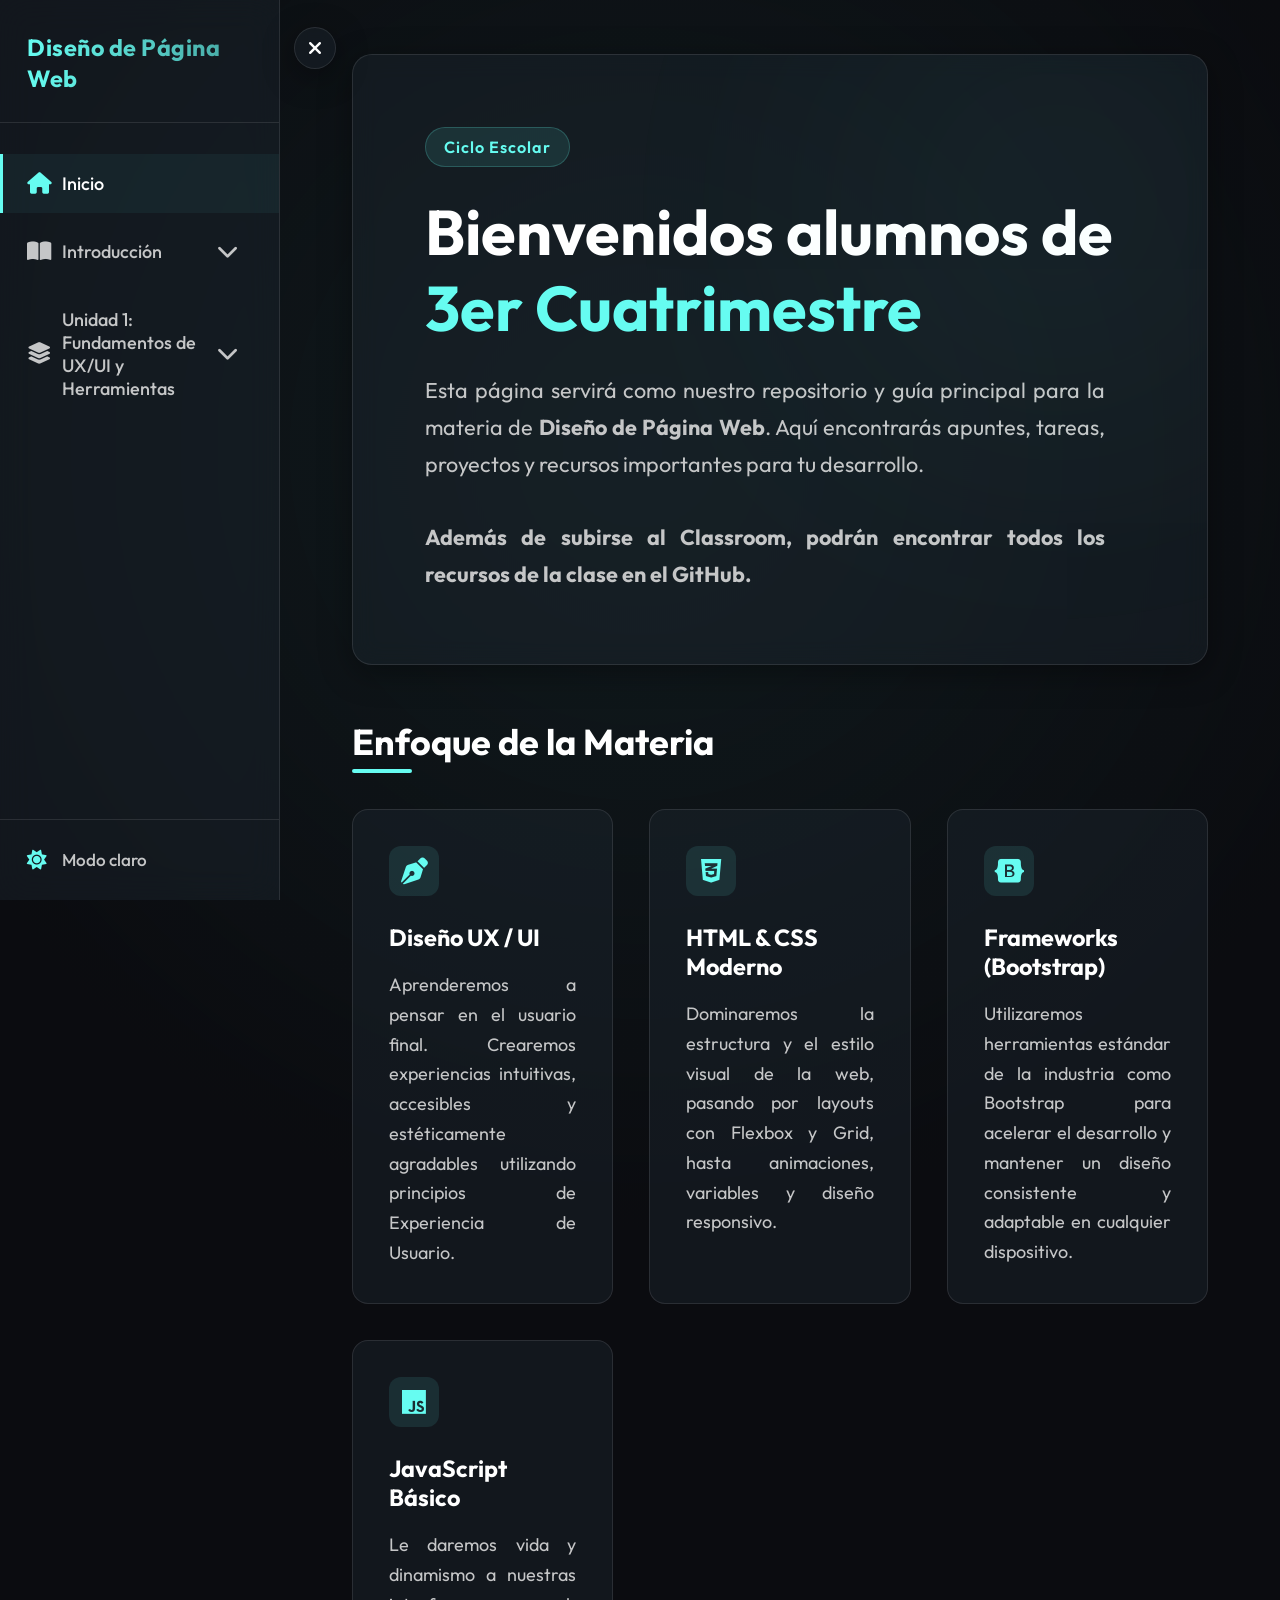
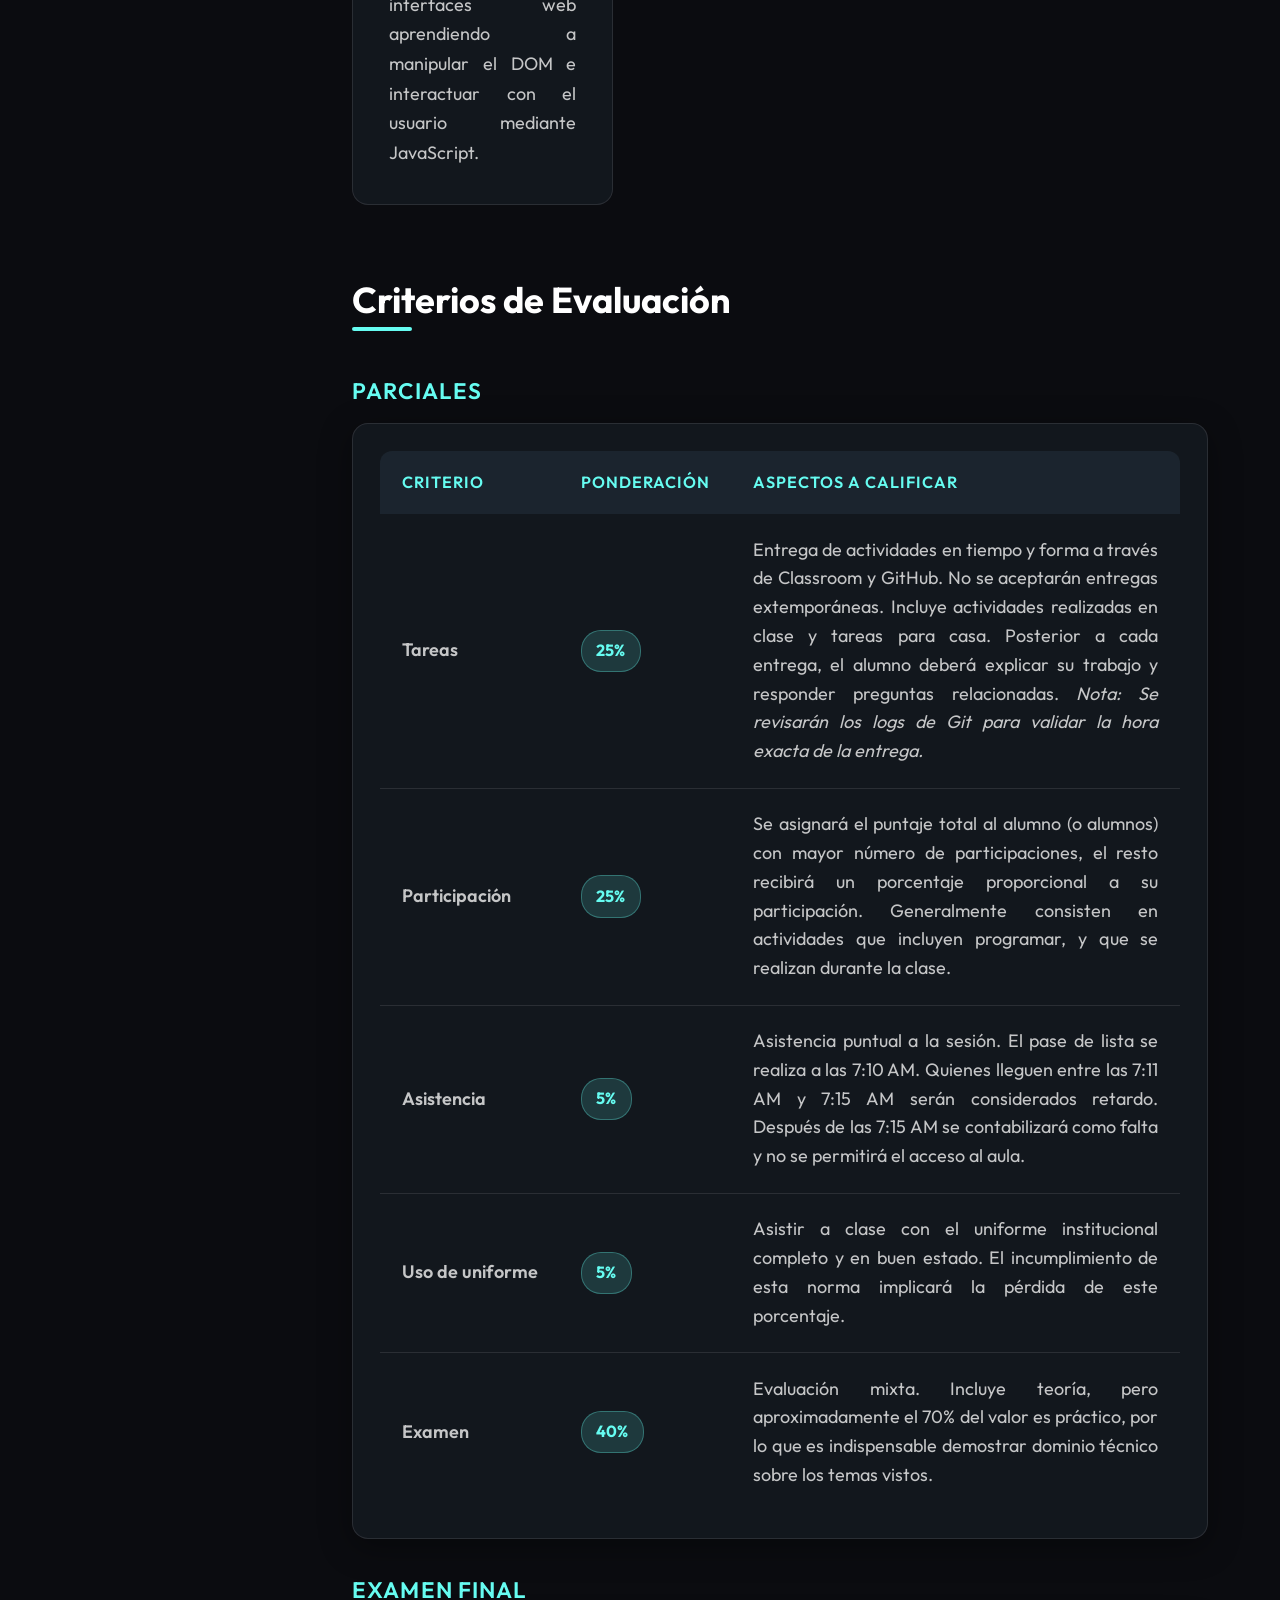
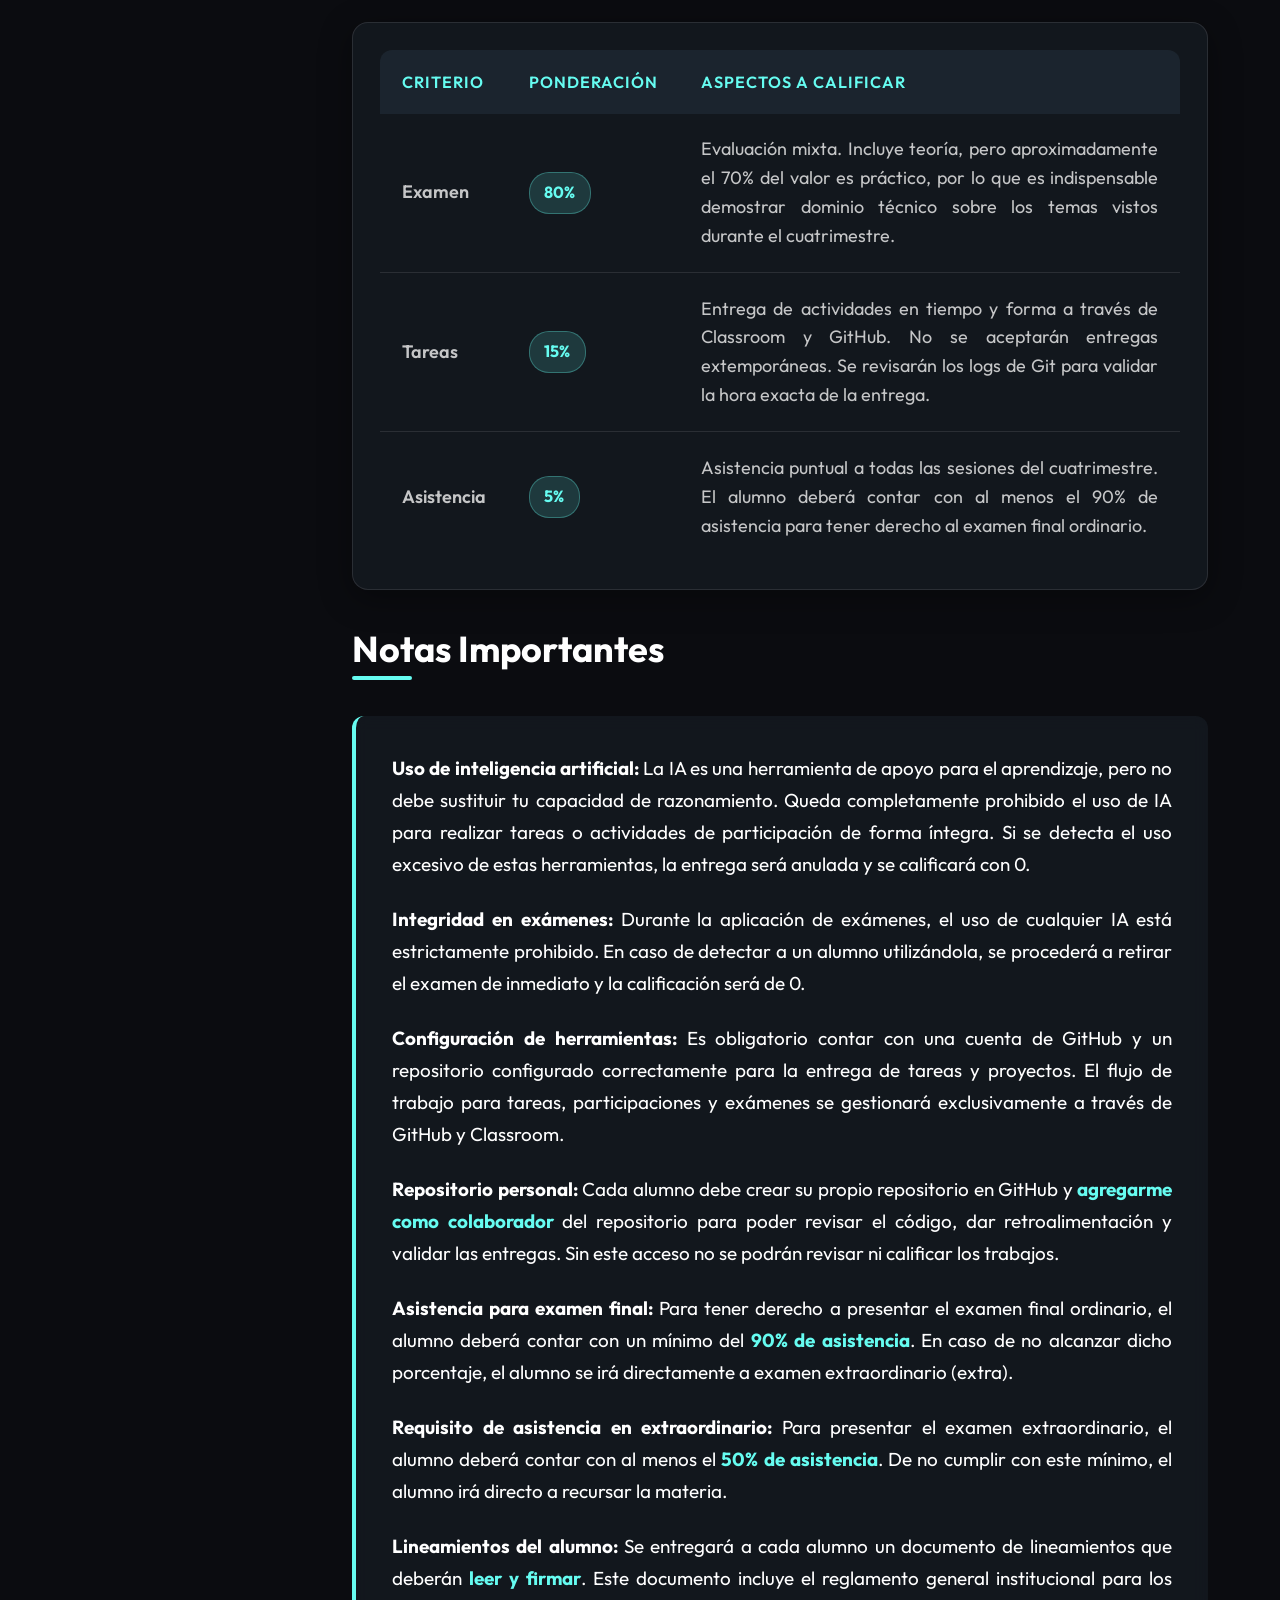
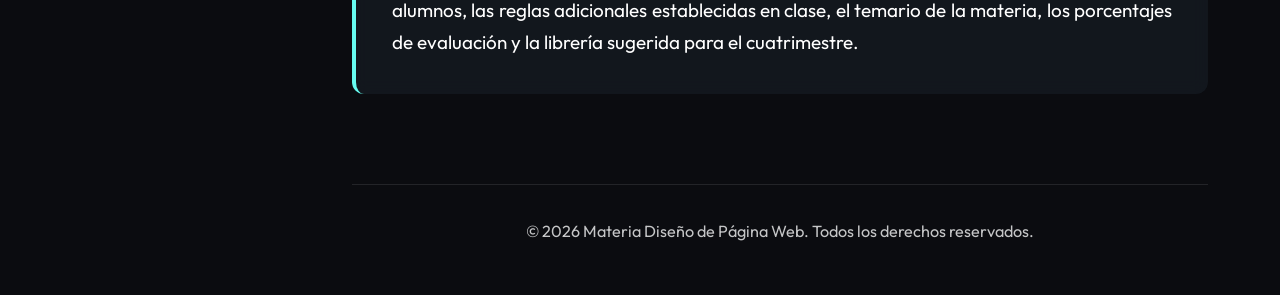
<file: index.html>
<!DOCTYPE html>
<html lang="es" data-theme="dark">
<head>
    <meta charset="UTF-8">
    <meta name="viewport" content="width=device-width, initial-scale=1.0">
    <title>Diseño de Página Web | 3er Cuatrimestre</title>
    
    <link rel="stylesheet" href="https://cdnjs.cloudflare.com/ajax/libs/font-awesome/6.4.0/css/all.min.css">
    
    <link rel="stylesheet" href="css/styles.css">
</head>
<body>

    
    <button class="menu-toggle" id="menu-toggle" aria-label="Abrir o cerrar menú lateral">
        <i class="fa-solid fa-bars"></i>
    </button>

    <div class="app-container">

        
        <aside class="sidebar" id="sidebar"></aside>

        
        <main class="main-content">

            
            <section class="hero-section">
                <span class="hero-tag">Ciclo Escolar</span>
                <h1 class="hero-title">Bienvenidos alumnos de <span>3er Cuatrimestre</span></h1>
                <p class="hero-desc">
                    Esta página servirá como nuestro repositorio y guía principal para la materia de <strong>Diseño de Página Web</strong>. Aquí encontrarás apuntes, tareas, proyectos y recursos importantes para tu desarrollo.
                    <br><br>
                    <strong>Además de subirse al Classroom, podrán encontrar todos los recursos de la clase en el GitHub.</strong>
                </p>
            </section>

            
            <section class="section-mt">
                <h2 class="section-title">Enfoque de la Materia</h2>
                <div class="features-grid">
                    <div class="feature-card">
                        <div class="feature-icon">
                            <i class="fa-solid fa-pen-nib"></i>
                        </div>
                        <h3>Diseño UX / UI</h3>
                        <p>Aprenderemos a pensar en el usuario final. Crearemos experiencias intuitivas, accesibles y estéticamente agradables utilizando principios de Experiencia de Usuario.</p>
                    </div>
                    <div class="feature-card">
                        <div class="feature-icon">
                            <i class="fa-brands fa-css3-alt"></i>
                        </div>
                        <h3>HTML & CSS Moderno</h3>
                        <p>Dominaremos la estructura y el estilo visual de la web, pasando por layouts con Flexbox y Grid, hasta animaciones, variables y diseño responsivo.</p>
                    </div>
                    <div class="feature-card">
                        <div class="feature-icon">
                            <i class="fa-brands fa-bootstrap"></i>
                        </div>
                        <h3>Frameworks (Bootstrap)</h3>
                        <p>Utilizaremos herramientas estándar de la industria como Bootstrap para acelerar el desarrollo y mantener un diseño consistente y adaptable en cualquier dispositivo.</p>
                    </div>
                    <div class="feature-card">
                        <div class="feature-icon">
                            <i class="fa-brands fa-js"></i>
                        </div>
                        <h3>JavaScript Básico</h3>
                        <p>Le daremos vida y dinamismo a nuestras interfaces web aprendiendo a manipular el DOM e interactuar con el usuario mediante JavaScript.</p>
                    </div>
                </div>
            </section>

            
            <section class="section-mt">
                <h2 class="section-title">Criterios de Evaluación</h2>
                <h3 class="section-subtitle">Parciales</h3>
                <div class="table-container">
                    <table class="eval-table">
                        <thead>
                            <tr>
                                <th>Criterio</th>
                                <th>Ponderación</th>
                                <th>Aspectos a Calificar</th>
                            </tr>
                        </thead>
                        <tbody>
                            <tr>
                                <td data-label="Criterio" class="criterion-name">Tareas</td>
                                <td data-label="Ponderación"><span class="weight-badge">25%</span></td>
                                <td data-label="Aspectos a Calificar">Entrega de actividades en tiempo y forma a través de Classroom y GitHub. No se aceptarán entregas extemporáneas. Incluye actividades realizadas en clase y tareas para casa. Posterior a cada entrega, el alumno deberá explicar su trabajo y responder preguntas relacionadas. <em>Nota: Se revisarán los logs de Git para validar la hora exacta de la entrega.</em></td>
                            </tr>
                            <tr>
                                <td data-label="Criterio" class="criterion-name">Participación</td>
                                <td data-label="Ponderación"><span class="weight-badge">25%</span></td>
                                <td data-label="Aspectos a Calificar">Se asignará el puntaje total al alumno (o alumnos) con mayor número de participaciones, el resto recibirá un porcentaje proporcional a su participación. Generalmente consisten en actividades que incluyen programar, y que se realizan durante la clase.</td>
                            </tr>
                            <tr>
                                <td data-label="Criterio" class="criterion-name">Asistencia</td>
                                <td data-label="Ponderación"><span class="weight-badge">5%</span></td>
                                <td data-label="Aspectos a Calificar">Asistencia puntual a la sesión. El pase de lista se realiza a las 7:10 AM. Quienes lleguen entre las 7:11 AM y 7:15 AM serán considerados retardo. Después de las 7:15 AM se contabilizará como falta y no se permitirá el acceso al aula.</td>
                            </tr>
                            <tr>
                                <td data-label="Criterio" class="criterion-name">Uso de uniforme</td>
                                <td data-label="Ponderación"><span class="weight-badge">5%</span></td>
                                <td data-label="Aspectos a Calificar">Asistir a clase con el uniforme institucional completo y en buen estado. El incumplimiento de esta norma implicará la pérdida de este porcentaje.</td>
                            </tr>
                            <tr>
                                <td data-label="Criterio" class="criterion-name">Examen</td>
                                <td data-label="Ponderación"><span class="weight-badge">40%</span></td>
                                <td data-label="Aspectos a Calificar">Evaluación mixta. Incluye teoría, pero aproximadamente el 70% del valor es práctico, por lo que es indispensable demostrar dominio técnico sobre los temas vistos.</td>
                            </tr>
                        </tbody>
                    </table>
                </div>

                <h3 class="section-subtitle" style="margin-top: 2rem;">Examen Final</h3>
                <div class="table-container">
                    <table class="eval-table">
                        <thead>
                            <tr>
                                <th>Criterio</th>
                                <th>Ponderación</th>
                                <th>Aspectos a Calificar</th>
                            </tr>
                        </thead>
                        <tbody>
                            <tr>
                                <td data-label="Criterio" class="criterion-name">Examen</td>
                                <td data-label="Ponderación"><span class="weight-badge">80%</span></td>
                                <td data-label="Aspectos a Calificar">Evaluación mixta. Incluye teoría, pero aproximadamente el 70% del valor es práctico, por lo que es indispensable demostrar dominio técnico sobre los temas vistos durante el cuatrimestre.</td>
                            </tr>
                            <tr>
                                <td data-label="Criterio" class="criterion-name">Tareas</td>
                                <td data-label="Ponderación"><span class="weight-badge">15%</span></td>
                                <td data-label="Aspectos a Calificar">Entrega de actividades en tiempo y forma a través de Classroom y GitHub. No se aceptarán entregas extemporáneas. Se revisarán los logs de Git para validar la hora exacta de la entrega.</td>
                            </tr>
                            <tr>
                                <td data-label="Criterio" class="criterion-name">Asistencia</td>
                                <td data-label="Ponderación"><span class="weight-badge">5%</span></td>
                                <td data-label="Aspectos a Calificar">Asistencia puntual a todas las sesiones del cuatrimestre. El alumno deberá contar con al menos el 90% de asistencia para tener derecho al examen final ordinario.</td>
                            </tr>
                        </tbody>
                    </table>
                </div>
            </section>

            
            <section class="important-notes-section section-mt">
                <h2 class="section-title">Notas Importantes</h2>
                <div class="notes-content">
                    <p>
                        <strong>Uso de inteligencia artificial:</strong> La IA es una herramienta de apoyo para el aprendizaje, pero no debe sustituir tu capacidad de razonamiento. Queda completamente prohibido el uso de IA para realizar tareas o actividades de participación de forma íntegra. Si se detecta el uso excesivo de estas herramientas, la entrega será anulada y se calificará con 0.
                    </p>
                    <p>
                        <strong>Integridad en exámenes:</strong> Durante la aplicación de exámenes, el uso de cualquier IA está estrictamente prohibido. En caso de detectar a un alumno utilizándola, se procederá a retirar el examen de inmediato y la calificación será de 0.
                    </p>
                    <p>
                        <strong>Configuración de herramientas:</strong> Es obligatorio contar con una cuenta de GitHub y un repositorio configurado correctamente para la entrega de tareas y proyectos. El flujo de trabajo para tareas, participaciones y exámenes se gestionará exclusivamente a través de GitHub y Classroom.
                    </p>
                    <p>
                        <strong>Repositorio personal:</strong> Cada alumno debe crear su propio repositorio en GitHub y <strong class="accent-text">agregarme como colaborador</strong> del repositorio para poder revisar el código, dar retroalimentación y validar las entregas. Sin este acceso no se podrán revisar ni calificar los trabajos.
                    </p>
                    <p>
                        <strong>Asistencia para examen final:</strong> Para tener derecho a presentar el examen final ordinario, el alumno deberá contar con un mínimo del <strong class="accent-text">90% de asistencia</strong>. En caso de no alcanzar dicho porcentaje, el alumno se irá directamente a examen extraordinario (extra).
                    </p>
                    <p>
                        <strong>Requisito de asistencia en extraordinario:</strong> Para presentar el examen extraordinario, el alumno deberá contar con al menos el <strong class="accent-text">50% de asistencia</strong>. De no cumplir con este mínimo, el alumno irá directo a recursar la materia.
                    </p>
                    <p>
                        <strong>Lineamientos del alumno:</strong> Se entregará a cada alumno un documento de lineamientos que deberán <strong class="accent-text">leer y firmar</strong>. Este documento incluye el reglamento general institucional para los alumnos, las reglas adicionales establecidas en clase, el temario de la materia, los porcentajes de evaluación y la librería sugerida para el cuatrimestre.
                    </p>
                </div>
            </section>

            <footer></footer>
        </main>
    </div>

    
    <script src="js/components.js"></script>
    
    <script src="js/script.js"></script>
</body>
</html>
</file>
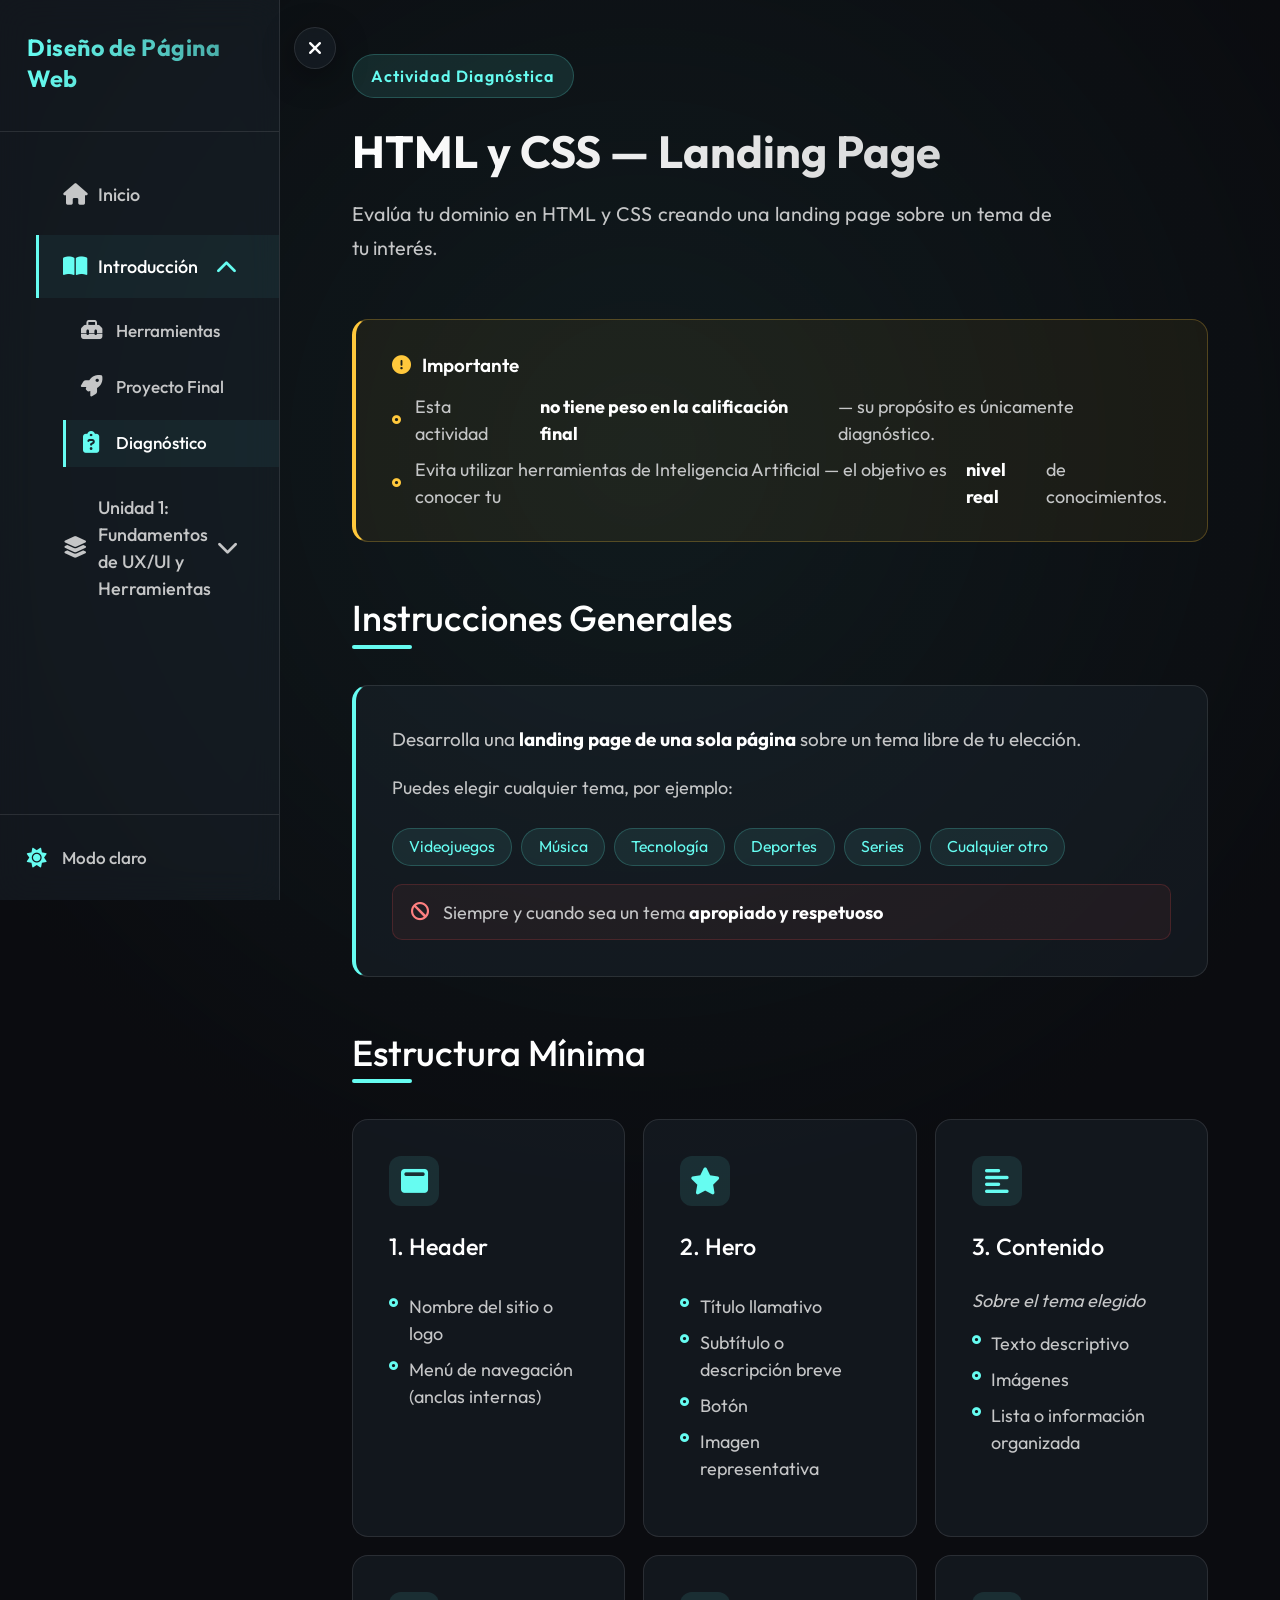
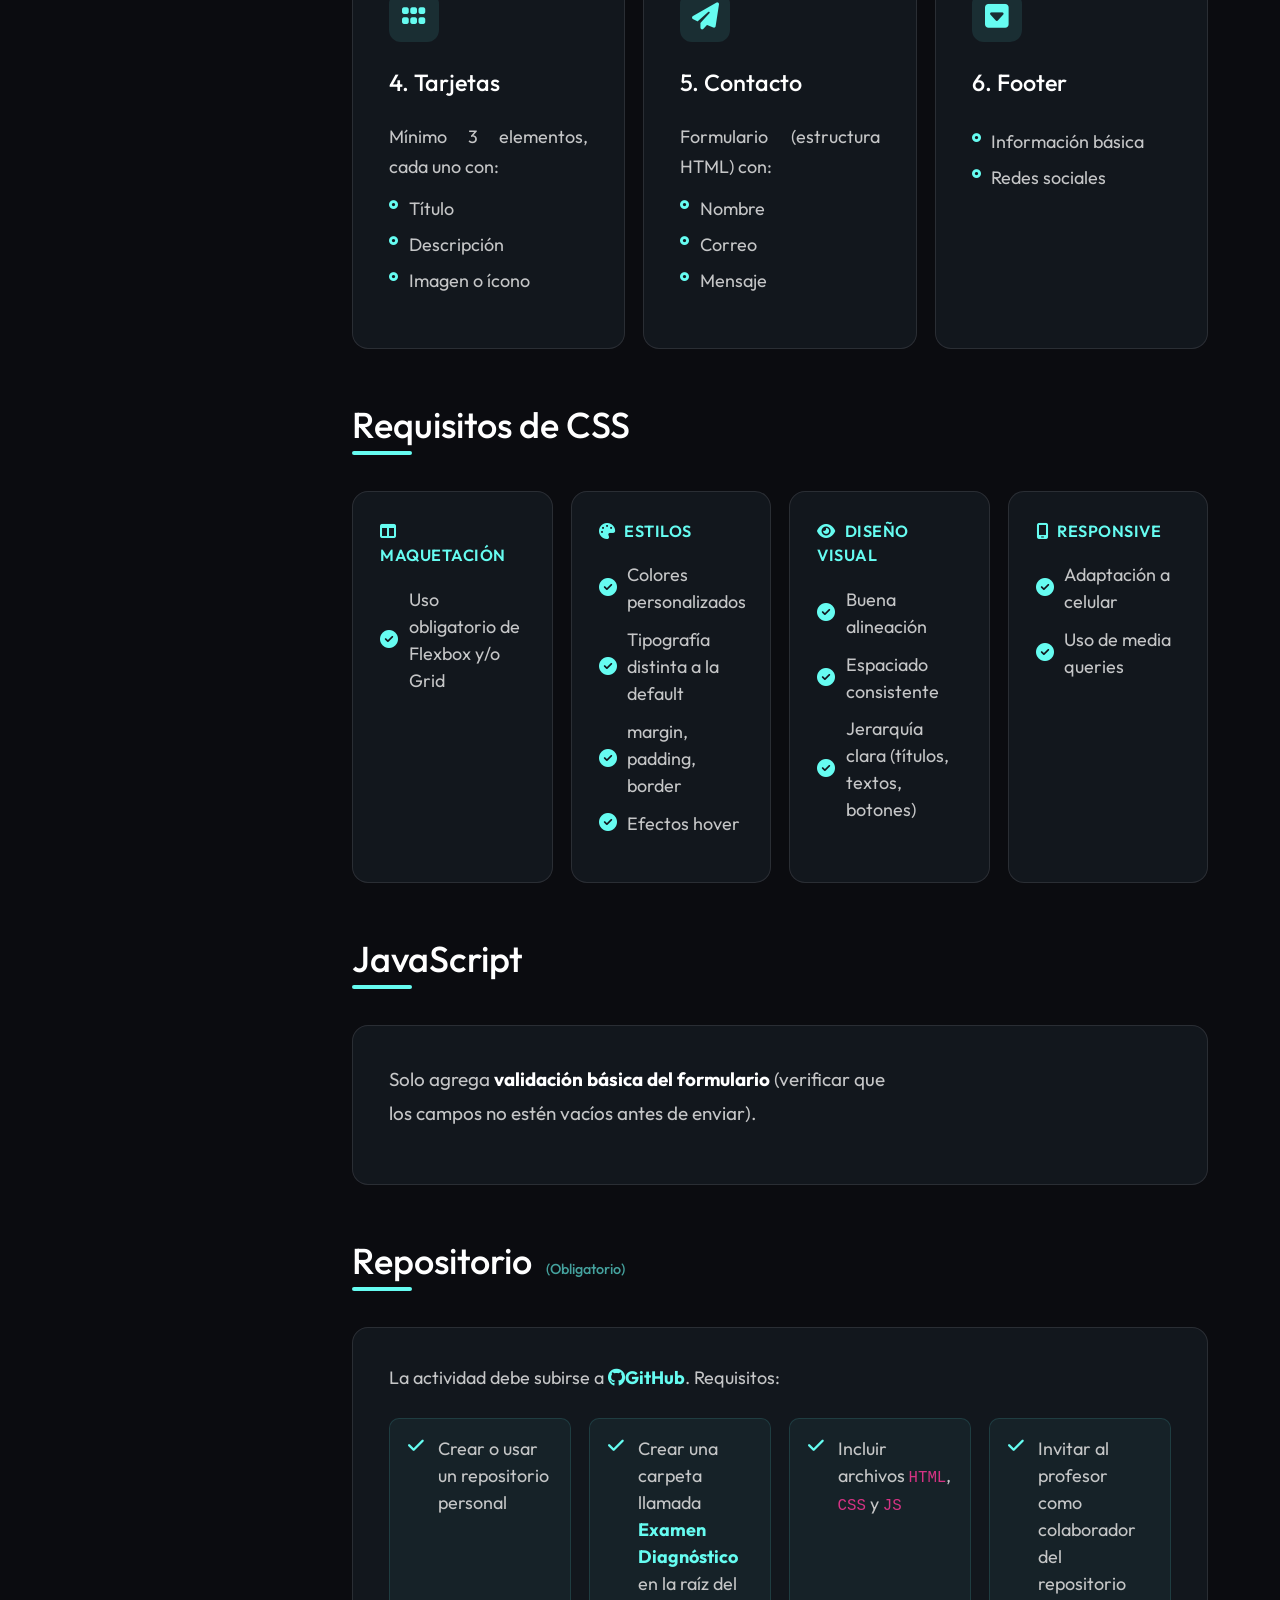
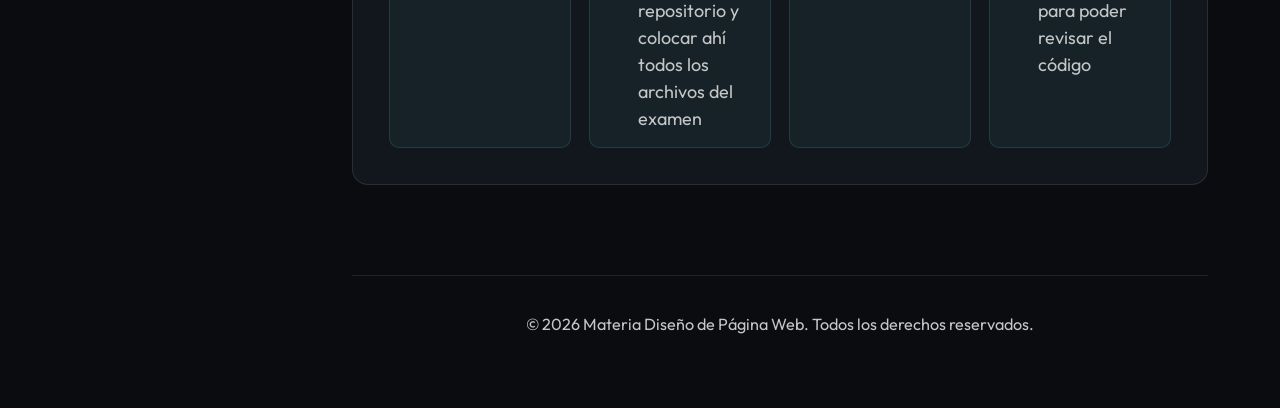
<file: Introduccion/Actividad-Diagnostico/index.html>
<!DOCTYPE html>
<html lang="es" data-theme="dark">
<head>
    <meta charset="UTF-8">
    <meta name="viewport" content="width=device-width, initial-scale=1.0">
    <title>Diagnóstico | Diseño de Página Web</title>
    
    <link rel="stylesheet" href="https://cdn.jsdelivr.net/npm/bootstrap@5.3.3/dist/css/bootstrap.min.css">
    
    <link rel="stylesheet" href="https://cdnjs.cloudflare.com/ajax/libs/font-awesome/6.4.0/css/all.min.css">
    
    <link rel="stylesheet" href="../../css/styles.css">
</head>
<body>

    
    <button class="menu-toggle" id="menu-toggle" aria-label="Abrir o cerrar menú lateral">
        <i class="fa-solid fa-bars"></i>
    </button>

    <div class="app-container">
        
        
        <aside class="sidebar" id="sidebar"></aside>

        
        <main class="main-content">

            <div class="page-header">
                <span class="hero-tag">Actividad Diagnóstica</span>
                <h1 class="page-title">HTML y CSS &mdash; Landing Page</h1>
                <p class="page-desc">Evalúa tu dominio en HTML y CSS creando una landing page sobre un tema de tu interés.</p>
            </div>

            
            <section class="section-mb">
                <div class="warning-panel">
                    <p class="warning-panel__title">
                        <i class="fa-solid fa-circle-exclamation warning-panel__icon"></i>Importante
                    </p>
                    <ul class="warning-list">
                        <li class="warning-list__item">
                            <i class="fa-solid fa-circle-dot warning-list__bullet"></i>
                            Esta actividad <strong class="text-em">no tiene peso en la calificación final</strong> &mdash; su propósito es únicamente diagnóstico.
                        </li>
                        <li class="warning-list__item">
                            <i class="fa-solid fa-circle-dot warning-list__bullet"></i>
                            Evita utilizar herramientas de Inteligencia Artificial &mdash; el objetivo es conocer tu <strong class="text-em">nivel real</strong> de conocimientos.
                        </li>
                    </ul>
                </div>
            </section>

            
            <section class="section-mb">
                <h2 class="section-title">Instrucciones Generales</h2>
                <div class="glass-panel glass-panel--accent">
                    <p class="body-text">
                        Desarrolla una <strong class="text-em">landing page de una sola página</strong> sobre un tema libre de tu elección.
                    </p>
                    <p class="intro-text--sm">Puedes elegir cualquier tema, por ejemplo:</p>
                    <div class="row g-2 mb-3">
                        <div class="col-auto"><span class="tag-pill">Videojuegos</span></div>
                        <div class="col-auto"><span class="tag-pill">Música</span></div>
                        <div class="col-auto"><span class="tag-pill">Tecnología</span></div>
                        <div class="col-auto"><span class="tag-pill">Deportes</span></div>
                        <div class="col-auto"><span class="tag-pill">Series</span></div>
                        <div class="col-auto"><span class="tag-pill">Cualquier otro</span></div>
                    </div>
                    <div class="forbidden-notice">
                        <i class="fa-solid fa-ban forbidden-notice__icon"></i>
                        <span class="forbidden-notice__text">Siempre y cuando sea un tema <strong class="text-em">apropiado y respetuoso</strong></span>
                    </div>
                </div>
            </section>

            
            <section class="section-mb">
                <h2 class="section-title">Estructura Mínima</h2>
                <div class="row g-3">
                    <div class="col-12 col-sm-6 col-lg-4">
                        <div class="feature-card h-100">
                            <div class="feature-icon"><i class="fa-solid fa-window-maximize"></i></div>
                            <h3>1. Header</h3>
                            <ul class="card-list card-list--mt">
                                <li class="card-list__item"><i class="fa-solid fa-circle-dot card-list__dot--top"></i> Nombre del sitio o logo</li>
                                <li class="card-list__item"><i class="fa-solid fa-circle-dot card-list__dot--top"></i> Menú de navegación (anclas internas)</li>
                            </ul>
                        </div>
                    </div>
                    <div class="col-12 col-sm-6 col-lg-4">
                        <div class="feature-card h-100">
                            <div class="feature-icon"><i class="fa-solid fa-star"></i></div>
                            <h3>2. Hero</h3>
                            <ul class="card-list card-list--mt">
                                <li class="card-list__item"><i class="fa-solid fa-circle-dot card-list__dot--top"></i> Título llamativo</li>
                                <li class="card-list__item"><i class="fa-solid fa-circle-dot card-list__dot--top"></i> Subtítulo o descripción breve</li>
                                <li class="card-list__item"><i class="fa-solid fa-circle-dot card-list__dot--top"></i> Botón</li>
                                <li class="card-list__item"><i class="fa-solid fa-circle-dot card-list__dot--top"></i> Imagen representativa</li>
                            </ul>
                        </div>
                    </div>
                    <div class="col-12 col-sm-6 col-lg-4">
                        <div class="feature-card h-100">
                            <div class="feature-icon"><i class="fa-solid fa-align-left"></i></div>
                            <h3>3. Contenido</h3>
                            <p class="card-subtitle card-subtitle--italic">Sobre el tema elegido</p>
                            <ul class="card-list">
                                <li class="card-list__item"><i class="fa-solid fa-circle-dot card-list__dot--top"></i> Texto descriptivo</li>
                                <li class="card-list__item"><i class="fa-solid fa-circle-dot card-list__dot--top"></i> Imágenes</li>
                                <li class="card-list__item"><i class="fa-solid fa-circle-dot card-list__dot--top"></i> Lista o información organizada</li>
                            </ul>
                        </div>
                    </div>
                    <div class="col-12 col-sm-6 col-lg-4">
                        <div class="feature-card h-100">
                            <div class="feature-icon"><i class="fa-solid fa-grip"></i></div>
                            <h3>4. Tarjetas</h3>
                            <p class="card-subtitle">Mínimo 3 elementos, cada uno con:</p>
                            <ul class="card-list">
                                <li class="card-list__item"><i class="fa-solid fa-circle-dot card-list__dot--top"></i> Título</li>
                                <li class="card-list__item"><i class="fa-solid fa-circle-dot card-list__dot--top"></i> Descripción</li>
                                <li class="card-list__item"><i class="fa-solid fa-circle-dot card-list__dot--top"></i> Imagen o ícono</li>
                            </ul>
                        </div>
                    </div>
                    <div class="col-12 col-sm-6 col-lg-4">
                        <div class="feature-card h-100">
                            <div class="feature-icon"><i class="fa-solid fa-paper-plane"></i></div>
                            <h3>5. Contacto</h3>
                            <p class="card-subtitle">Formulario (estructura HTML) con:</p>
                            <ul class="card-list">
                                <li class="card-list__item"><i class="fa-solid fa-circle-dot card-list__dot--top"></i> Nombre</li>
                                <li class="card-list__item"><i class="fa-solid fa-circle-dot card-list__dot--top"></i> Correo</li>
                                <li class="card-list__item"><i class="fa-solid fa-circle-dot card-list__dot--top"></i> Mensaje</li>
                            </ul>
                        </div>
                    </div>
                    <div class="col-12 col-sm-6 col-lg-4">
                        <div class="feature-card h-100">
                            <div class="feature-icon"><i class="fa-solid fa-square-caret-down"></i></div>
                            <h3>6. Footer</h3>
                            <ul class="card-list card-list--mt">
                                <li class="card-list__item"><i class="fa-solid fa-circle-dot card-list__dot--top"></i> Información básica</li>
                                <li class="card-list__item"><i class="fa-solid fa-circle-dot card-list__dot--top"></i> Redes sociales</li>
                            </ul>
                        </div>
                    </div>
                </div>
            </section>

            
            <section class="section-mb">
                <h2 class="section-title">Requisitos de CSS</h2>
                <div class="row g-3">

                    <div class="col-12 col-md-6 col-xl-3">
                        <div class="req-card">
                            <p class="req-card__title">
                                <i class="fa-solid fa-table-columns req-card__icon"></i>Maquetación
                            </p>
                            <ul class="req-list">
                                <li class="req-list__item"><i class="fa-solid fa-circle-check req-list__icon"></i> Uso obligatorio de Flexbox y/o Grid</li>
                            </ul>
                        </div>
                    </div>

                    <div class="col-12 col-md-6 col-xl-3">
                        <div class="req-card">
                            <p class="req-card__title">
                                <i class="fa-solid fa-palette req-card__icon"></i>Estilos
                            </p>
                            <ul class="req-list">
                                <li class="req-list__item"><i class="fa-solid fa-circle-check req-list__icon"></i> Colores personalizados</li>
                                <li class="req-list__item"><i class="fa-solid fa-circle-check req-list__icon"></i> Tipografía distinta a la default</li>
                                <li class="req-list__item"><i class="fa-solid fa-circle-check req-list__icon"></i> margin, padding, border</li>
                                <li class="req-list__item"><i class="fa-solid fa-circle-check req-list__icon"></i> Efectos hover</li>
                            </ul>
                        </div>
                    </div>

                    <div class="col-12 col-md-6 col-xl-3">
                        <div class="req-card">
                            <p class="req-card__title">
                                <i class="fa-solid fa-eye req-card__icon"></i>Diseño Visual
                            </p>
                            <ul class="req-list">
                                <li class="req-list__item"><i class="fa-solid fa-circle-check req-list__icon"></i> Buena alineación</li>
                                <li class="req-list__item"><i class="fa-solid fa-circle-check req-list__icon"></i> Espaciado consistente</li>
                                <li class="req-list__item"><i class="fa-solid fa-circle-check req-list__icon"></i> Jerarquía clara (títulos, textos, botones)</li>
                            </ul>
                        </div>
                    </div>

                    <div class="col-12 col-md-6 col-xl-3">
                        <div class="req-card">
                            <p class="req-card__title">
                                <i class="fa-solid fa-mobile-screen req-card__icon"></i>Responsive
                            </p>
                            <ul class="req-list">
                                <li class="req-list__item"><i class="fa-solid fa-circle-check req-list__icon"></i> Adaptación a celular</li>
                                <li class="req-list__item"><i class="fa-solid fa-circle-check req-list__icon"></i> Uso de media queries</li>
                            </ul>
                        </div>
                    </div>

                </div>
            </section>

            
            <section class="section-mb">
                <h2 class="section-title">JavaScript</h2>
                <div class="glass-panel">
                    <div class="row align-items-center g-3">
                        <div class="col-12 col-md-8">
                            <p class="body-text">
                                Solo agrega <strong class="text-em">validación básica del formulario</strong> (verificar que los campos no estén vacíos antes de enviar).
                            </p>
                        </div>
                        <div class="col-12 col-md-4">
                        </div>
                    </div>
                </div>
            </section>

            
            <section class="section-mb">
                <h2 class="section-title">Repositorio <span class="title-badge">(Obligatorio)</span></h2>
                <div class="glass-panel">
                    <p class="intro-text--sm">
                        La actividad debe subirse a <strong class="accent-text"><i class="fa-brands fa-github"></i>GitHub</strong>. Requisitos:
                    </p>
                    <div class="row g-3">
                        <div class="col-12 col-sm-6 col-lg-3">
                            <div class="check-item check-item--top">
                                <i class="fa-solid fa-check check-item__icon check-item__icon--top"></i>
                                <span class="forbidden-notice__text">Crear o usar un repositorio personal</span>
                            </div>
                        </div>
                        <div class="col-12 col-sm-6 col-lg-3">
                            <div class="check-item check-item--top">
                                <i class="fa-solid fa-check check-item__icon check-item__icon--top"></i>
                                <span class="forbidden-notice__text">Crear una carpeta llamada <strong class="accent-text">Examen Diagnóstico</strong> en la raíz del repositorio y colocar ahí todos los archivos del examen</span>
                            </div>
                        </div>
                        <div class="col-12 col-sm-6 col-lg-3">
                            <div class="check-item check-item--top">
                                <i class="fa-solid fa-check check-item__icon check-item__icon--top"></i>
                                <span class="forbidden-notice__text">Incluir archivos <code>HTML</code>, <code>CSS</code> y <code>JS</code></span>
                            </div>
                        </div>
                        <div class="col-12 col-sm-6 col-lg-3">
                            <div class="check-item check-item--top">
                                <i class="fa-solid fa-check check-item__icon check-item__icon--top"></i>
                                <span class="forbidden-notice__text">Invitar al profesor como colaborador del repositorio para poder revisar el código</span>
                            </div>
                        </div>
                    </div>
                </div>
            </section>

            <footer></footer>
        </main>
    </div>

    
    <script src="https://cdn.jsdelivr.net/npm/bootstrap@5.3.3/dist/js/bootstrap.bundle.min.js"></script>
    
    <script src="../../js/components.js"></script>
    
    <script src="../../js/script.js"></script>
</body>
</html>
</file>
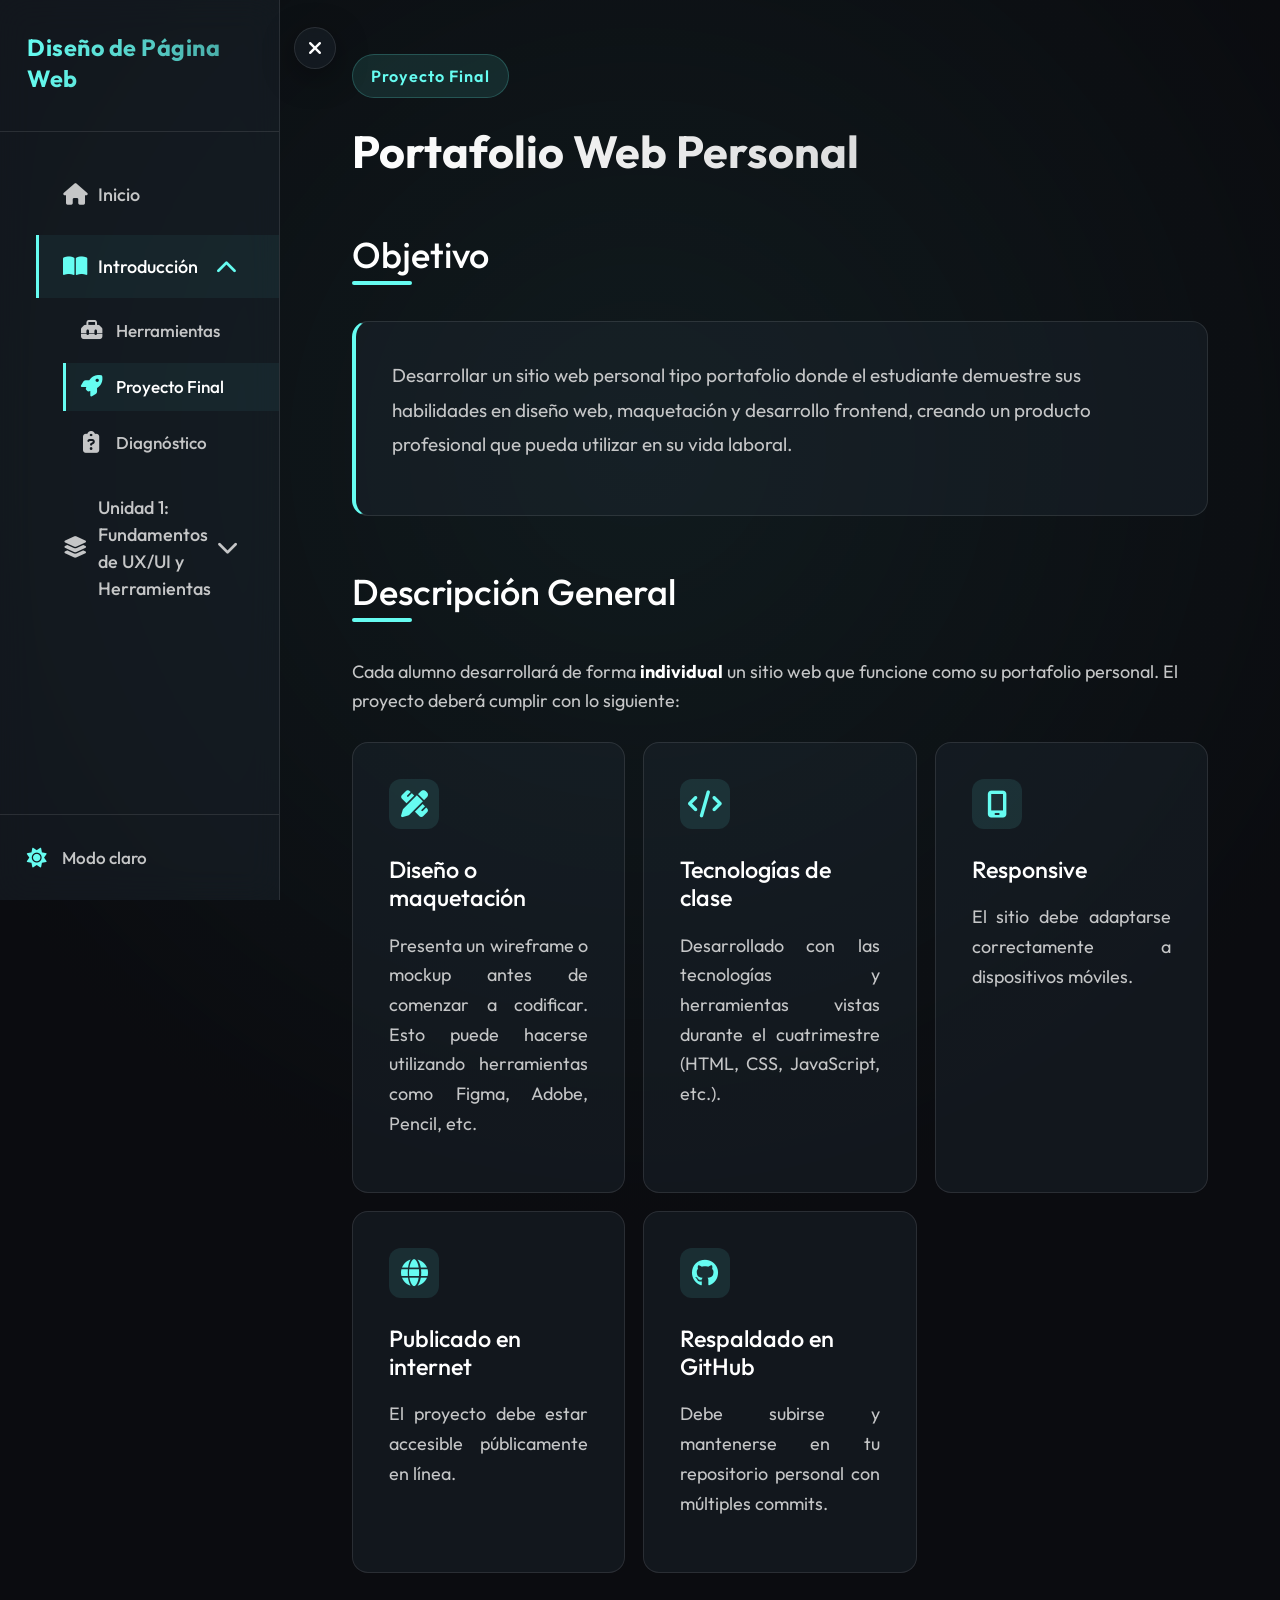
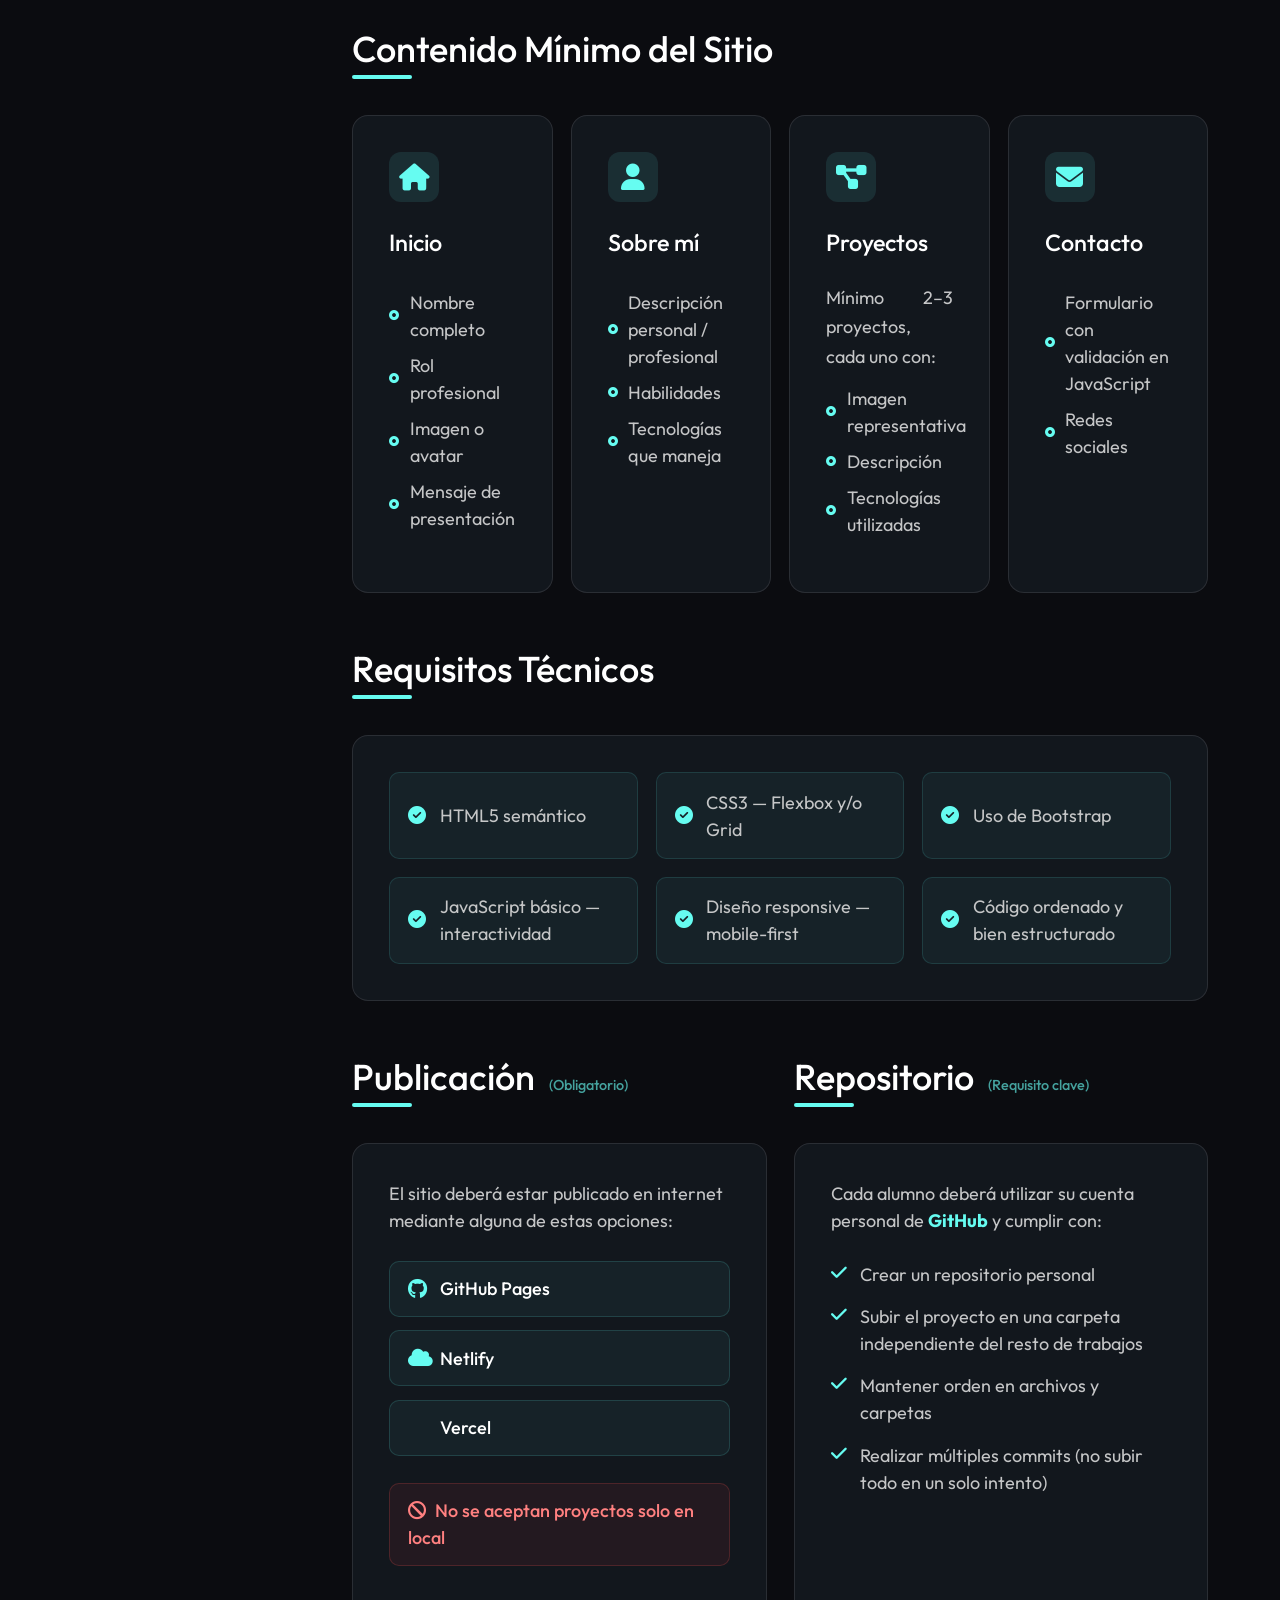
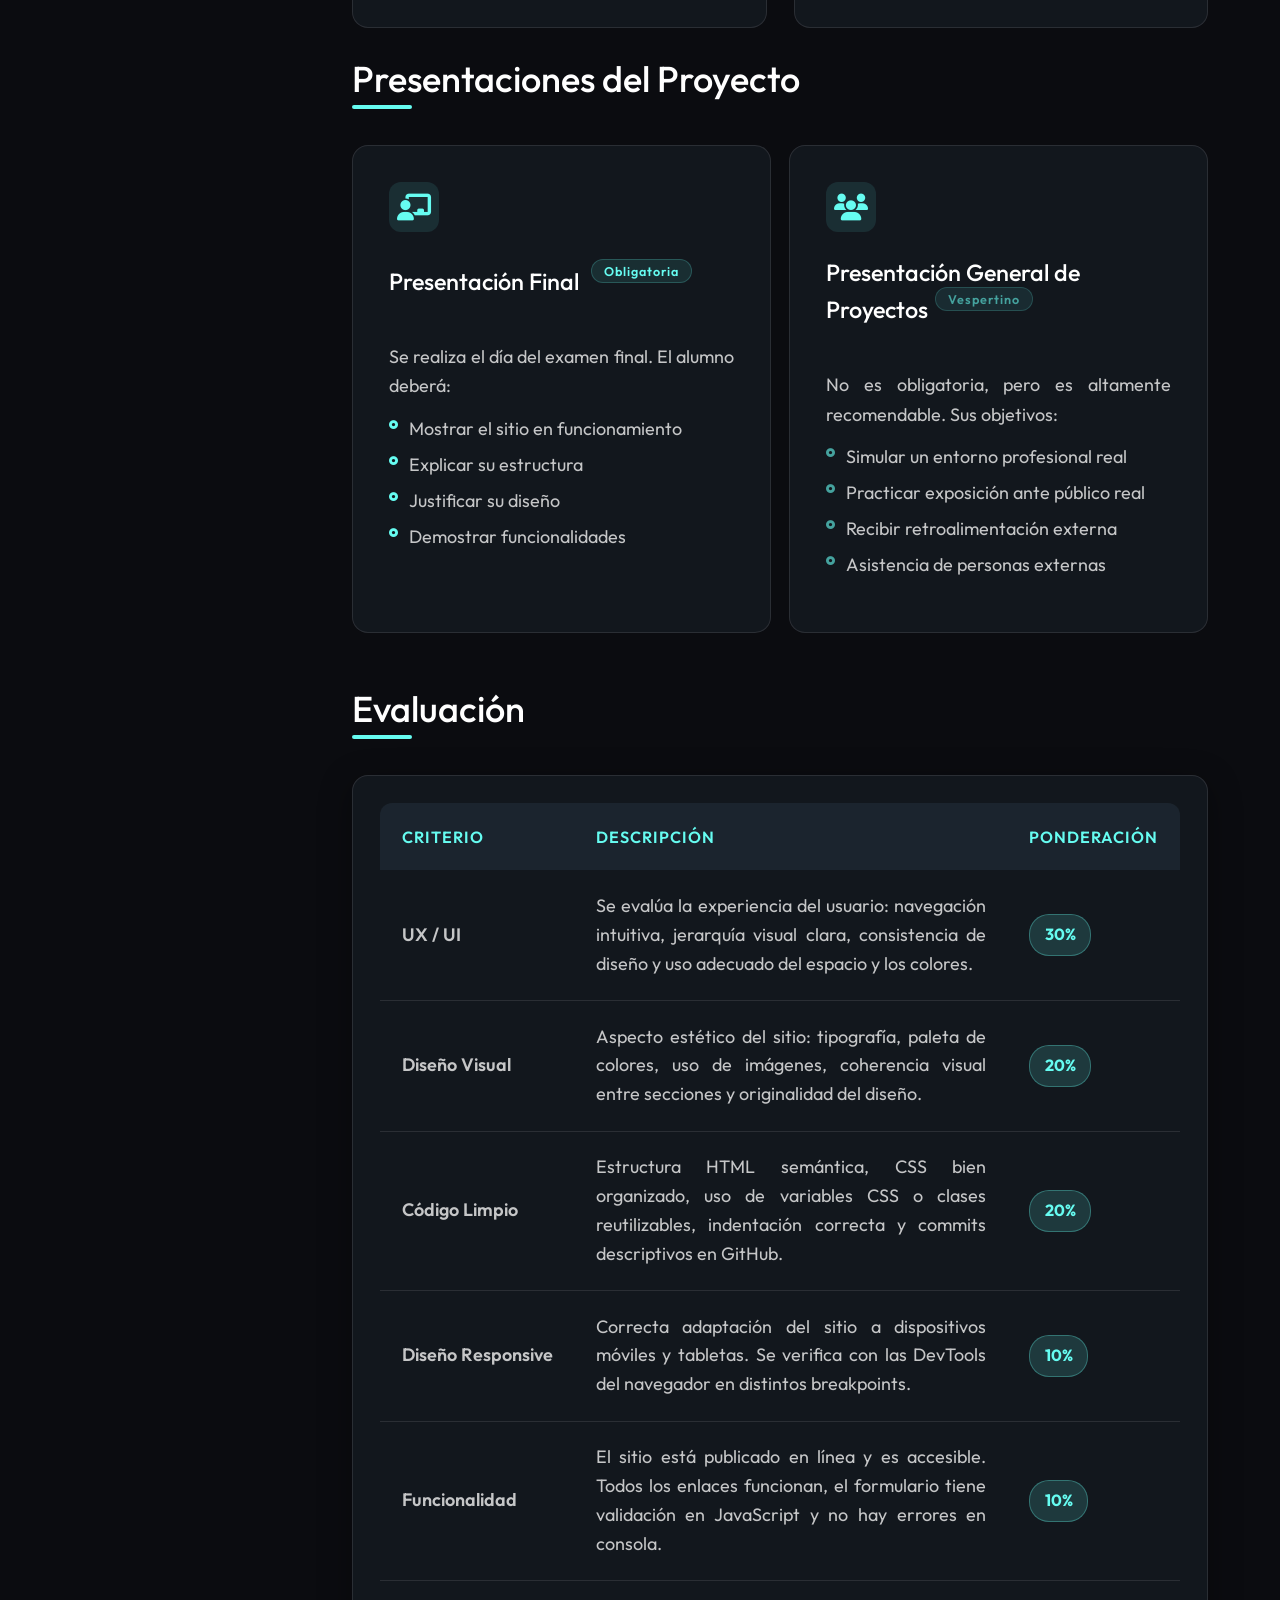
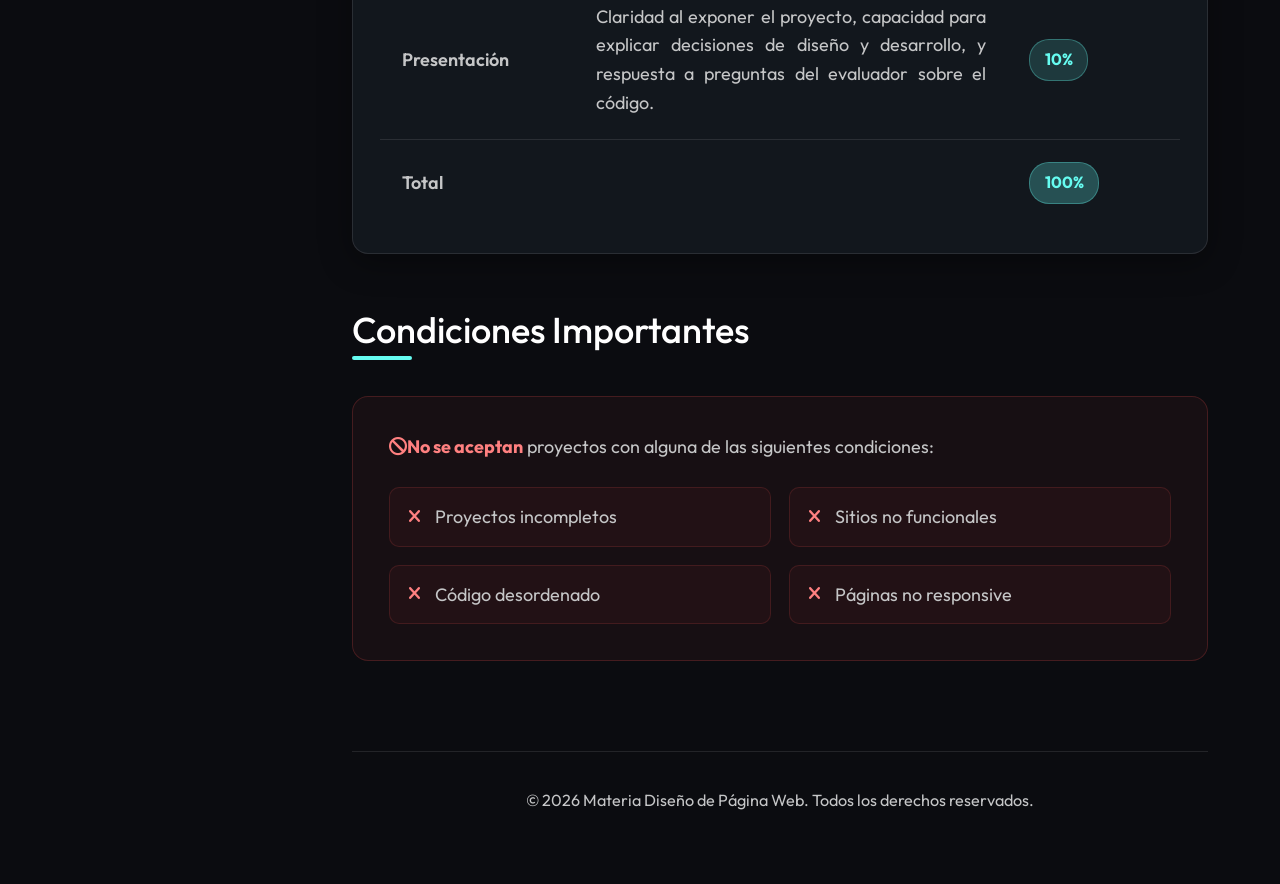
<file: Introduccion/Proyecto-Final/index.html>
<!DOCTYPE html>
<html lang="es" data-theme="dark">
<head>
    <meta charset="UTF-8">
    <meta name="viewport" content="width=device-width, initial-scale=1.0">
    <title>Proyecto Final | Diseño de Página Web</title>
    
    <link rel="stylesheet" href="https://cdn.jsdelivr.net/npm/bootstrap@5.3.3/dist/css/bootstrap.min.css">
    
    <link rel="stylesheet" href="https://cdnjs.cloudflare.com/ajax/libs/font-awesome/6.4.0/css/all.min.css">
    
    <link rel="stylesheet" href="../../css/styles.css">
</head>
<body>

    
    <button class="menu-toggle" id="menu-toggle" aria-label="Abrir o cerrar menú lateral">
        <i class="fa-solid fa-bars"></i>
    </button>

    <div class="app-container">
        
        
        <aside class="sidebar" id="sidebar"></aside>

        
        <main class="main-content">

            <div class="page-header">
                <span class="hero-tag">Proyecto Final</span>
                <h1 class="page-title">Portafolio Web Personal</h1>
            </div>

            
            <section class="section-mb">
                <h2 class="section-title">Objetivo</h2>
                <div class="glass-panel glass-panel--accent">
                    <p class="body-text">
                        Desarrollar un sitio web personal tipo portafolio donde el estudiante demuestre sus habilidades en diseño web, maquetación y desarrollo frontend, creando un producto profesional que pueda utilizar en su vida laboral.
                    </p>
                </div>
            </section>

            
            <section class="section-mb">
                <h2 class="section-title">Descripción General</h2>
                <p class="intro-text">
                    Cada alumno desarrollará de forma <strong class="text-em">individual</strong> un sitio web que funcione como su portafolio personal. El proyecto deberá cumplir con lo siguiente:
                </p>
                <div class="row g-3">
                    <div class="col-12 col-sm-6 col-lg-4">
                        <div class="feature-card h-100">
                            <div class="feature-icon"><i class="fa-solid fa-pencil-ruler"></i></div>
                            <h3>Diseño o maquetación</h3>
                            <p>Presenta un wireframe o mockup antes de comenzar a codificar. Esto puede hacerse utilizando herramientas como Figma, Adobe, Pencil, etc.</p>
                        </div>
                    </div>
                    <div class="col-12 col-sm-6 col-lg-4">
                        <div class="feature-card h-100">
                            <div class="feature-icon"><i class="fa-solid fa-code"></i></div>
                            <h3>Tecnologías de clase</h3>
                            <p>Desarrollado con las tecnologías y herramientas vistas durante el cuatrimestre (HTML, CSS, JavaScript, etc.).</p>
                        </div>
                    </div>
                    <div class="col-12 col-sm-6 col-lg-4">
                        <div class="feature-card h-100">
                            <div class="feature-icon"><i class="fa-solid fa-mobile-screen"></i></div>
                            <h3>Responsive</h3>
                            <p>El sitio debe adaptarse correctamente a dispositivos móviles.</p>
                        </div>
                    </div>
                    <div class="col-12 col-sm-6 col-lg-4">
                        <div class="feature-card h-100">
                            <div class="feature-icon"><i class="fa-solid fa-globe"></i></div>
                            <h3>Publicado en internet</h3>
                            <p>El proyecto debe estar accesible públicamente en línea.</p>
                        </div>
                    </div>
                    <div class="col-12 col-sm-6 col-lg-4">
                        <div class="feature-card h-100">
                            <div class="feature-icon"><i class="fa-brands fa-github"></i></div>
                            <h3>Respaldado en GitHub</h3>
                            <p>Debe subirse y mantenerse en tu repositorio personal con múltiples commits.</p>
                        </div>
                    </div>
                </div>
            </section>

            
            <section class="section-mb">
                <h2 class="section-title">Contenido Mínimo del Sitio</h2>
                <div class="row g-3">
                    <div class="col-12 col-sm-6 col-xl-3">
                        <div class="feature-card h-100">
                            <div class="feature-icon"><i class="fa-solid fa-house"></i></div>
                            <h3>Inicio</h3>
                            <ul class="card-list card-list--mt">
                                <li class="card-list__item card-list__item--center"><i class="fa-solid fa-circle-dot card-list__dot"></i> Nombre completo</li>
                                <li class="card-list__item card-list__item--center"><i class="fa-solid fa-circle-dot card-list__dot"></i> Rol profesional</li>
                                <li class="card-list__item card-list__item--center"><i class="fa-solid fa-circle-dot card-list__dot"></i> Imagen o avatar</li>
                                <li class="card-list__item card-list__item--center"><i class="fa-solid fa-circle-dot card-list__dot"></i> Mensaje de presentación</li>
                            </ul>
                        </div>
                    </div>
                    <div class="col-12 col-sm-6 col-xl-3">
                        <div class="feature-card h-100">
                            <div class="feature-icon"><i class="fa-solid fa-user"></i></div>
                            <h3>Sobre mí</h3>
                            <ul class="card-list card-list--mt">
                                <li class="card-list__item card-list__item--center"><i class="fa-solid fa-circle-dot card-list__dot"></i> Descripción personal / profesional</li>
                                <li class="card-list__item card-list__item--center"><i class="fa-solid fa-circle-dot card-list__dot"></i> Habilidades</li>
                                <li class="card-list__item card-list__item--center"><i class="fa-solid fa-circle-dot card-list__dot"></i> Tecnologías que maneja</li>
                            </ul>
                        </div>
                    </div>
                    <div class="col-12 col-sm-6 col-xl-3">
                        <div class="feature-card h-100">
                            <div class="feature-icon"><i class="fa-solid fa-diagram-project"></i></div>
                            <h3>Proyectos</h3>
                            <p class="card-subtitle">Mínimo 2&ndash;3 proyectos, cada uno con:</p>
                            <ul class="card-list">
                                <li class="card-list__item card-list__item--center"><i class="fa-solid fa-circle-dot card-list__dot"></i> Imagen representativa</li>
                                <li class="card-list__item card-list__item--center"><i class="fa-solid fa-circle-dot card-list__dot"></i> Descripción</li>
                                <li class="card-list__item card-list__item--center"><i class="fa-solid fa-circle-dot card-list__dot"></i> Tecnologías utilizadas</li>
                            </ul>
                        </div>
                    </div>
                    <div class="col-12 col-sm-6 col-xl-3">
                        <div class="feature-card h-100">
                            <div class="feature-icon"><i class="fa-solid fa-envelope"></i></div>
                            <h3>Contacto</h3>
                            <ul class="card-list card-list--mt">
                                <li class="card-list__item card-list__item--center"><i class="fa-solid fa-circle-dot card-list__dot"></i> Formulario con validación en JavaScript</li>
                                <li class="card-list__item card-list__item--center"><i class="fa-solid fa-circle-dot card-list__dot"></i> Redes sociales</li>
                            </ul>
                        </div>
                    </div>
                </div>
            </section>

            
            <section class="section-mb">
                <h2 class="section-title">Requisitos Técnicos</h2>
                <div class="glass-panel">
                    <div class="row g-3">
                        <div class="col-12 col-sm-6 col-lg-4">
                            <div class="check-item">
                                <i class="fa-solid fa-circle-check check-item__icon"></i>
                                <span class="check-item__text">HTML5 semántico</span>
                            </div>
                        </div>
                        <div class="col-12 col-sm-6 col-lg-4">
                            <div class="check-item">
                                <i class="fa-solid fa-circle-check check-item__icon"></i>
                                <span class="check-item__text">CSS3 &mdash; Flexbox y/o Grid</span>
                            </div>
                        </div>
                        <div class="col-12 col-sm-6 col-lg-4">
                            <div class="check-item">
                                <i class="fa-solid fa-circle-check check-item__icon"></i>
                                <span class="check-item__text">Uso de Bootstrap</span>
                            </div>
                        </div>
                        <div class="col-12 col-sm-6 col-lg-4">
                            <div class="check-item">
                                <i class="fa-solid fa-circle-check check-item__icon"></i>
                                <span class="check-item__text">JavaScript básico &mdash; interactividad</span>
                            </div>
                        </div>
                        <div class="col-12 col-sm-6 col-lg-4">
                            <div class="check-item">
                                <i class="fa-solid fa-circle-check check-item__icon"></i>
                                <span class="check-item__text">Diseño responsive &mdash; mobile-first</span>
                            </div>
                        </div>
                        <div class="col-12 col-sm-6 col-lg-4">
                            <div class="check-item">
                                <i class="fa-solid fa-circle-check check-item__icon"></i>
                                <span class="check-item__text">Código ordenado y bien estructurado</span>
                            </div>
                        </div>
                    </div>
                </div>
            </section>

            
            <section class="section-mb">
                <div class="row g-4">

                    
                    <div class="col-12 col-md-6">
                        <h2 class="section-title">Publicación <span class="title-badge">(Obligatorio)</span></h2>
                        <div class="glass-panel glass-panel--paired">
                            <p class="intro-text--sm">El sitio deberá estar publicado en internet mediante alguna de estas opciones:</p>
                            <div class="option-list">
                                <div class="option-item">
                                    <i class="fa-brands fa-github option-item__icon"></i>
                                    <span class="option-item__label">GitHub Pages</span>
                                </div>
                                <div class="option-item">
                                    <i class="fa-solid fa-cloud option-item__icon"></i>
                                    <span class="option-item__label">Netlify</span>
                                </div>
                                <div class="option-item">
                                    <i class="fa-solid fa-triangle option-item__icon"></i>
                                    <span class="option-item__label">Vercel</span>
                                </div>
                            </div>
                            <div class="alert-danger">
                                <p>
                                    <i class="fa-solid fa-ban"></i>No se aceptan proyectos solo en local
                                </p>
                            </div>
                        </div>
                    </div>

                    
                    <div class="col-12 col-md-6">
                        <h2 class="section-title">Repositorio <span class="title-badge">(Requisito clave)</span></h2>
                        <div class="glass-panel glass-panel--paired">
                            <p class="intro-text--sm">Cada alumno deberá utilizar su cuenta personal de <strong class="accent-text">GitHub</strong> y cumplir con:</p>
                            <ul class="repo-list">
                                <li class="repo-list__item">
                                    <i class="fa-solid fa-check repo-list__icon"></i>
                                    Crear un repositorio personal
                                </li>
                                <li class="repo-list__item">
                                    <i class="fa-solid fa-check repo-list__icon"></i>
                                    Subir el proyecto en una carpeta independiente del resto de trabajos
                                </li>
                                <li class="repo-list__item">
                                    <i class="fa-solid fa-check repo-list__icon"></i>
                                    Mantener orden en archivos y carpetas
                                </li>
                                <li class="repo-list__item">
                                    <i class="fa-solid fa-check repo-list__icon"></i>
                                    Realizar múltiples commits (no subir todo en un solo intento)
                                </li>
                            </ul>
                        </div>
                    </div>

                </div>
            </section>

            
            <section class="section-mb">
                <h2 class="section-title">Presentaciones del Proyecto</h2>
                <div class="row g-3">

                    <div class="col-12 col-md-6"><div class="feature-card h-100">
                        <div class="feature-icon"><i class="fa-solid fa-chalkboard-user"></i></div>
                        <h3>Presentación Final <span class="hero-tag hero-tag--inline">Obligatoria</span></h3>
                        <p class="card-intro">Se realiza el día del examen final. El alumno deberá:</p>
                        <ul class="card-list">
                            <li class="card-list__item"><i class="fa-solid fa-circle-dot card-list__dot--top"></i> Mostrar el sitio en funcionamiento</li>
                            <li class="card-list__item"><i class="fa-solid fa-circle-dot card-list__dot--top"></i> Explicar su estructura</li>
                            <li class="card-list__item"><i class="fa-solid fa-circle-dot card-list__dot--top"></i> Justificar su diseño</li>
                            <li class="card-list__item"><i class="fa-solid fa-circle-dot card-list__dot--top"></i> Demostrar funcionalidades</li>
                        </ul>
                    </div></div>

                    <div class="col-12 col-md-6"><div class="feature-card h-100">
                        <div class="feature-icon"><i class="fa-solid fa-users"></i></div>
                        <h3>Presentación General de Proyectos<span class="hero-tag hero-tag--inline hero-tag--secondary">Vespertino</span></h3>
                        <p class="card-intro">No es obligatoria, pero es altamente recomendable. Sus objetivos:</p>
                        <ul class="card-list">
                            <li class="card-list__item"><i class="fa-solid fa-circle-dot card-list__dot--top card-list__dot--secondary"></i> Simular un entorno profesional real</li>
                            <li class="card-list__item"><i class="fa-solid fa-circle-dot card-list__dot--top card-list__dot--secondary"></i> Practicar exposición ante público real</li>
                            <li class="card-list__item"><i class="fa-solid fa-circle-dot card-list__dot--top card-list__dot--secondary"></i> Recibir retroalimentación externa</li>
                            <li class="card-list__item"><i class="fa-solid fa-circle-dot card-list__dot--top card-list__dot--secondary"></i> Asistencia de personas externas</li>
                        </ul>
                    </div></div>

                </div>
            </section>

            
            <section class="section-mb">
                <h2 class="section-title">Evaluación</h2>
                <div class="table-container">
                    <table class="eval-table">
                        <thead>
                            <tr>
                                <th>Criterio</th>
                                <th>Descripción</th>
                                <th>Ponderación</th>
                            </tr>
                        </thead>
                        <tbody>
                            <tr>
                                <td class="criterion-name" data-label="Criterio">UX / UI</td>
                                <td data-label="Descripción">Se evalúa la experiencia del usuario: navegación intuitiva, jerarquía visual clara, consistencia de diseño y uso adecuado del espacio y los colores.</td>
                                <td data-label="Ponderación"><span class="weight-badge">30%</span></td>
                            </tr>
                            <tr>
                                <td class="criterion-name" data-label="Criterio">Diseño Visual</td>
                                <td data-label="Descripción">Aspecto estético del sitio: tipografía, paleta de colores, uso de imágenes, coherencia visual entre secciones y originalidad del diseño.</td>
                                <td data-label="Ponderación"><span class="weight-badge">20%</span></td>
                            </tr>
                            <tr>
                                <td class="criterion-name" data-label="Criterio">Código Limpio</td>
                                <td data-label="Descripción">Estructura HTML semántica, CSS bien organizado, uso de variables CSS o clases reutilizables, indentación correcta y commits descriptivos en GitHub.</td>
                                <td data-label="Ponderación"><span class="weight-badge">20%</span></td>
                            </tr>
                            <tr>
                                <td class="criterion-name" data-label="Criterio">Diseño Responsive</td>
                                <td data-label="Descripción">Correcta adaptación del sitio a dispositivos móviles y tabletas. Se verifica con las DevTools del navegador en distintos breakpoints.</td>
                                <td data-label="Ponderación"><span class="weight-badge">10%</span></td>
                            </tr>
                            <tr>
                                <td class="criterion-name" data-label="Criterio">Funcionalidad</td>
                                <td data-label="Descripción">El sitio está publicado en línea y es accesible. Todos los enlaces funcionan, el formulario tiene validación en JavaScript y no hay errores en consola.</td>
                                <td data-label="Ponderación"><span class="weight-badge">10%</span></td>
                            </tr>
                            <tr>
                                <td class="criterion-name" data-label="Criterio">Presentación</td>
                                <td data-label="Descripción">Claridad al exponer el proyecto, capacidad para explicar decisiones de diseño y desarrollo, y respuesta a preguntas del evaluador sobre el código.</td>
                                <td data-label="Ponderación"><span class="weight-badge">10%</span></td>
                            </tr>
                            <tr class="eval-table__total">
                                <td class="criterion-name" colspan="2" class="eval-table__total-label">Total</td>
                                <td><span class="weight-badge weight-badge--highlight">100%</span></td>
                            </tr>
                        </tbody>
                    </table>
                </div>
            </section>

            
            <section class="section-mb">
                <h2 class="section-title">Condiciones Importantes</h2>
                <div class="danger-box">
                    <p class="intro-text--sm">
                        <strong class="danger-text"><i class="fa-solid fa-ban"></i>No se aceptan</strong> proyectos con alguna de las siguientes condiciones:
                    </p>
                    <div class="row g-3">
                        <div class="col-12 col-sm-6">
                            <div class="danger-item">
                                <i class="fa-solid fa-xmark danger-item__icon"></i>
                                <span class="check-item__text">Proyectos incompletos</span>
                            </div>
                        </div>
                        <div class="col-12 col-sm-6">
                            <div class="danger-item">
                                <i class="fa-solid fa-xmark danger-item__icon"></i>
                                <span class="check-item__text">Sitios no funcionales</span>
                            </div>
                        </div>
                        <div class="col-12 col-sm-6">
                            <div class="danger-item">
                                <i class="fa-solid fa-xmark danger-item__icon"></i>
                                <span class="check-item__text">Código desordenado</span>
                            </div>
                        </div>
                        <div class="col-12 col-sm-6">
                            <div class="danger-item">
                                <i class="fa-solid fa-xmark danger-item__icon"></i>
                                <span class="check-item__text">Páginas no responsive</span>
                            </div>
                        </div>
                    </div>
                </div>
            </section>

            <footer></footer>
        </main>
    </div>

    
    <script src="https://cdn.jsdelivr.net/npm/bootstrap@5.3.3/dist/js/bootstrap.bundle.min.js"></script>
    
    <script src="../../js/components.js"></script>
    
    <script src="../../js/script.js"></script>
</body>
</html>
</file>
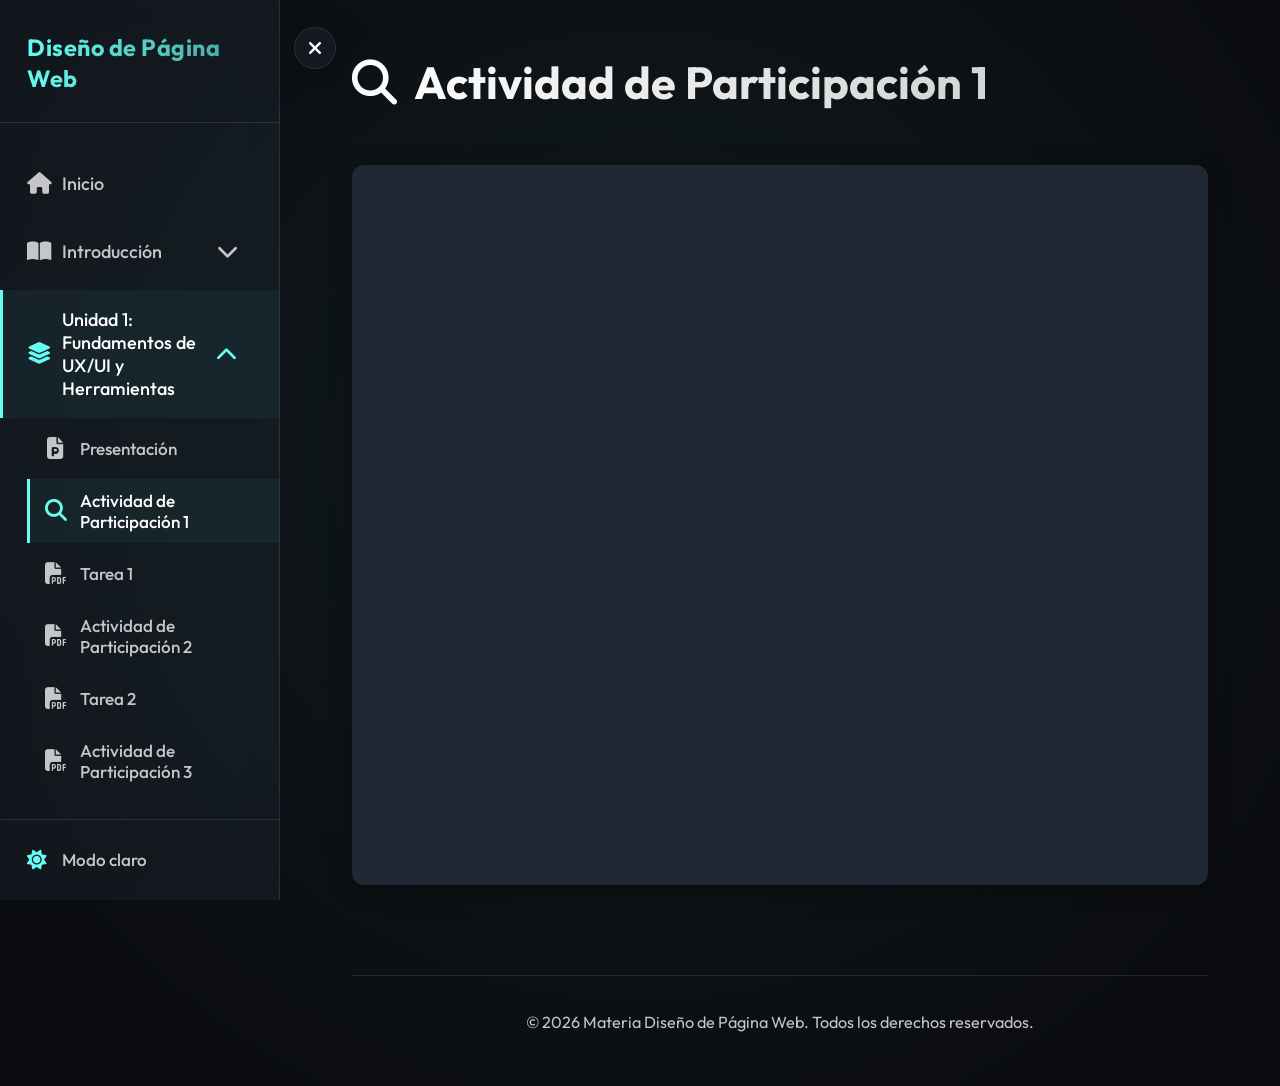
<file: Unidad1/Participacion1/index.html>
<!DOCTYPE html>
<html lang="es" data-theme="dark">
<head>
    <meta charset="UTF-8">
    <meta name="viewport" content="width=device-width, initial-scale=1.0">
    <title>Actividad de Participación 1 | Unidad 1 | Diseño de Página Web</title>

    <link rel="stylesheet" href="https://cdnjs.cloudflare.com/ajax/libs/font-awesome/6.4.0/css/all.min.css">

    <link rel="stylesheet" href="../../css/styles.css">
</head>
<body>

    <button class="menu-toggle" id="menu-toggle" aria-label="Abrir o cerrar menú lateral">
        <i class="fa-solid fa-bars"></i>
    </button>

    <div class="app-container">

        <aside class="sidebar" id="sidebar"></aside>

        <main class="main-content">

            <div class="page-header">
                <h1 class="page-title">
                    <i class="fa-solid fa-magnifying-glass" style="margin-right: 0.5rem;"></i>
                    Actividad de Participación 1
                </h1>
            </div>

            <div class="pdf-embed-container">
                <iframe
                    src="Actividad por Participacion 1 - Detective UXUI.pdf"
                    title="Actividad de Participación 1 - Detective UX/UI">
                </iframe>
            </div>

            <footer></footer>
        </main>
    </div>

    <script src="../../js/components.js"></script>
    <script src="../../js/script.js"></script>
</body>
</html>
</file>
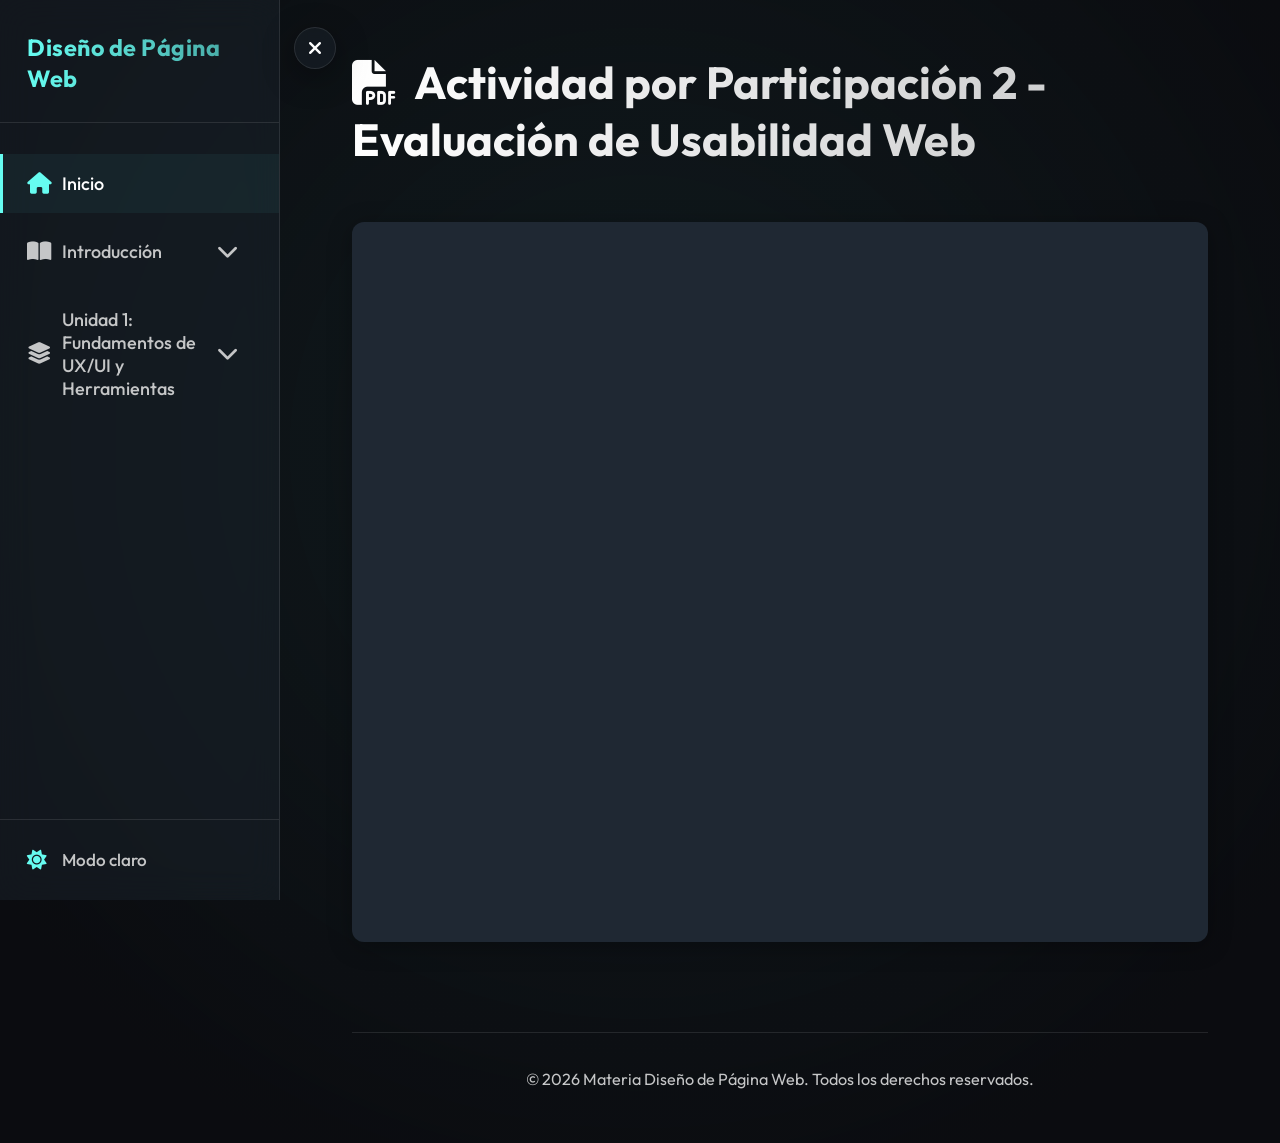
<file: Unidad1/Participacion2/index.html>
<!DOCTYPE html>
<html lang="es" data-theme="dark">
<head>
    <meta charset="UTF-8">
    <meta name="viewport" content="width=device-width, initial-scale=1.0">
    <title>Tarea 1 | Unidad 1 | Diseño de Página Web</title>

    <link rel="stylesheet" href="https://cdnjs.cloudflare.com/ajax/libs/font-awesome/6.4.0/css/all.min.css">

    <link rel="stylesheet" href="../../css/styles.css">
</head>
<body>

    <button class="menu-toggle" id="menu-toggle" aria-label="Abrir o cerrar menú lateral">
        <i class="fa-solid fa-bars"></i>
    </button>

    <div class="app-container">

        <aside class="sidebar" id="sidebar"></aside>

        <main class="main-content">

            <div class="page-header">
                <h1 class="page-title">
                    <i class="fa-solid fa-file-pdf" style="margin-right: 0.5rem;"></i>
                    Actividad por Participación 2 - Evaluación de Usabilidad Web
                </h1>
            </div>

            <div class="pdf-embed-container">
                <iframe
                    src="Actividad por Participación 2 - Evaluación de Usabilidad Web.pdf"
                    title="Actividad por Participación 2 - Evaluación de Usabilidad Web">
                </iframe>
            </div>

            <footer></footer>
        </main>
    </div>

    <script src="../../js/components.js"></script>
    <script src="../../js/script.js"></script>
</body>
</html>
</file>
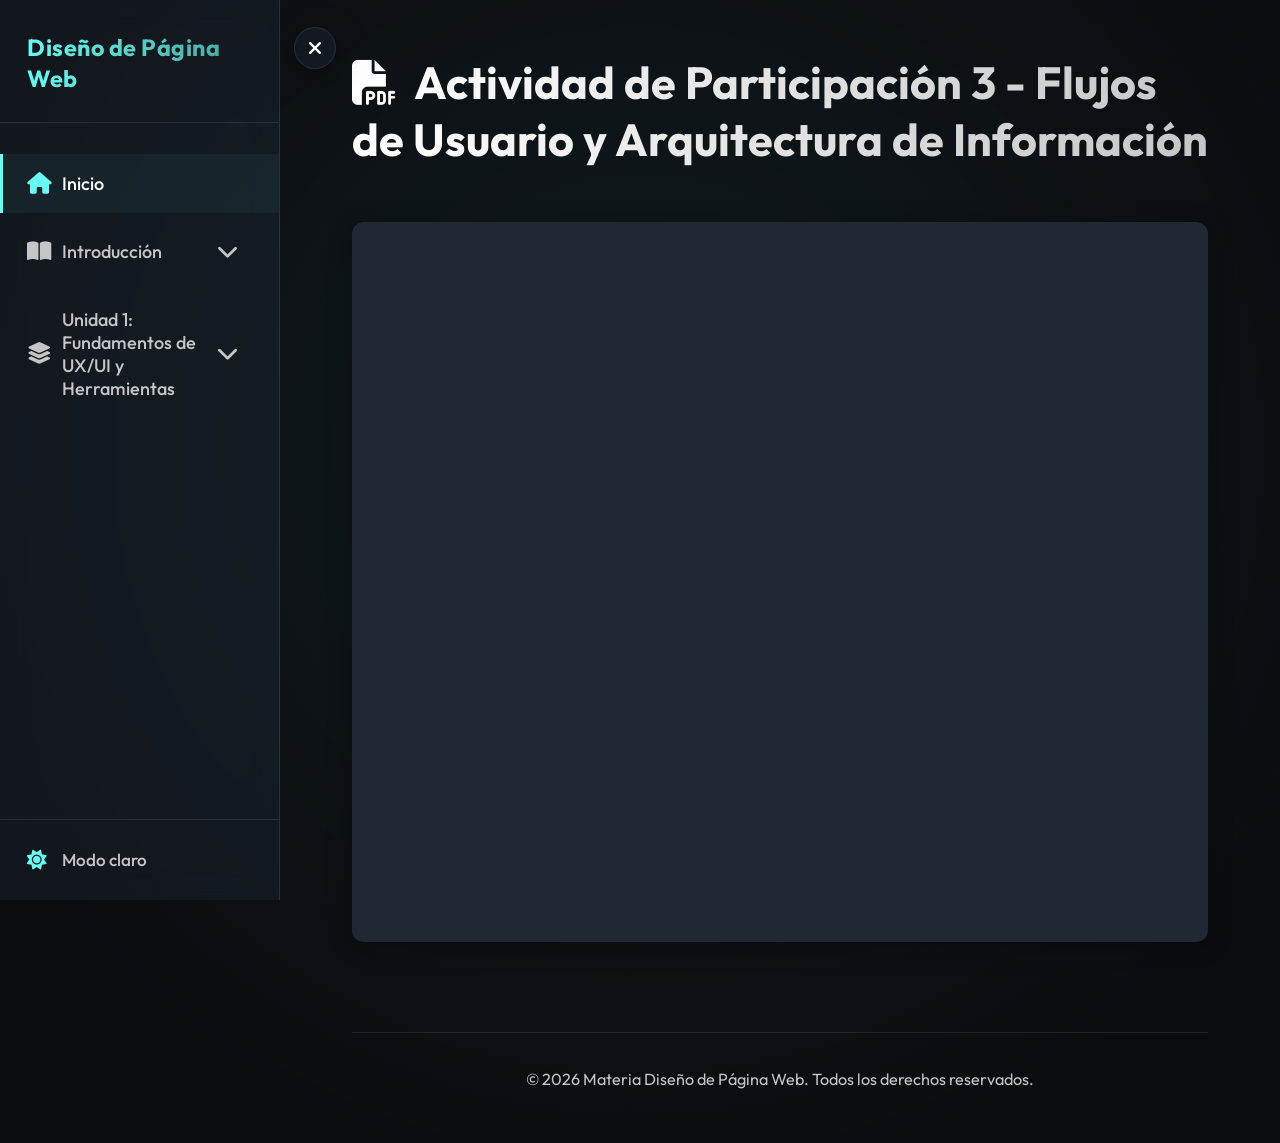
<file: Unidad1/Participacion3/index.html>
<!DOCTYPE html>
<html lang="es" data-theme="dark">
<head>
    <meta charset="UTF-8">
    <meta name="viewport" content="width=device-width, initial-scale=1.0">
    <title>Actividad de Participación 3 | Unidad 1 | Diseño de Página Web</title>

    <link rel="stylesheet" href="https://cdnjs.cloudflare.com/ajax/libs/font-awesome/6.4.0/css/all.min.css">

    <link rel="stylesheet" href="../../css/styles.css">
</head>
<body>

    <button class="menu-toggle" id="menu-toggle" aria-label="Abrir o cerrar menú lateral">
        <i class="fa-solid fa-bars"></i>
    </button>

    <div class="app-container">

        <aside class="sidebar" id="sidebar"></aside>

        <main class="main-content">

            <div class="page-header">
                <h1 class="page-title">
                    <i class="fa-solid fa-file-pdf" style="margin-right: 0.5rem;"></i>
                    Actividad de Participación 3 - Flujos de Usuario y Arquitectura de Información
                </h1>
            </div>

            <div class="pdf-embed-container">
                <iframe
                    src="Actividad de Participación 3 - Flujos de Usuario y Arquitectura de Información.pdf"
                    title="Actividad de Participación 3 - Flujos de Usuario y Arquitectura de Información">
                </iframe>
            </div>

            <footer></footer>
        </main>
    </div>

    <script src="../../js/components.js"></script>
    <script src="../../js/script.js"></script>
</body>
</html>
</file>
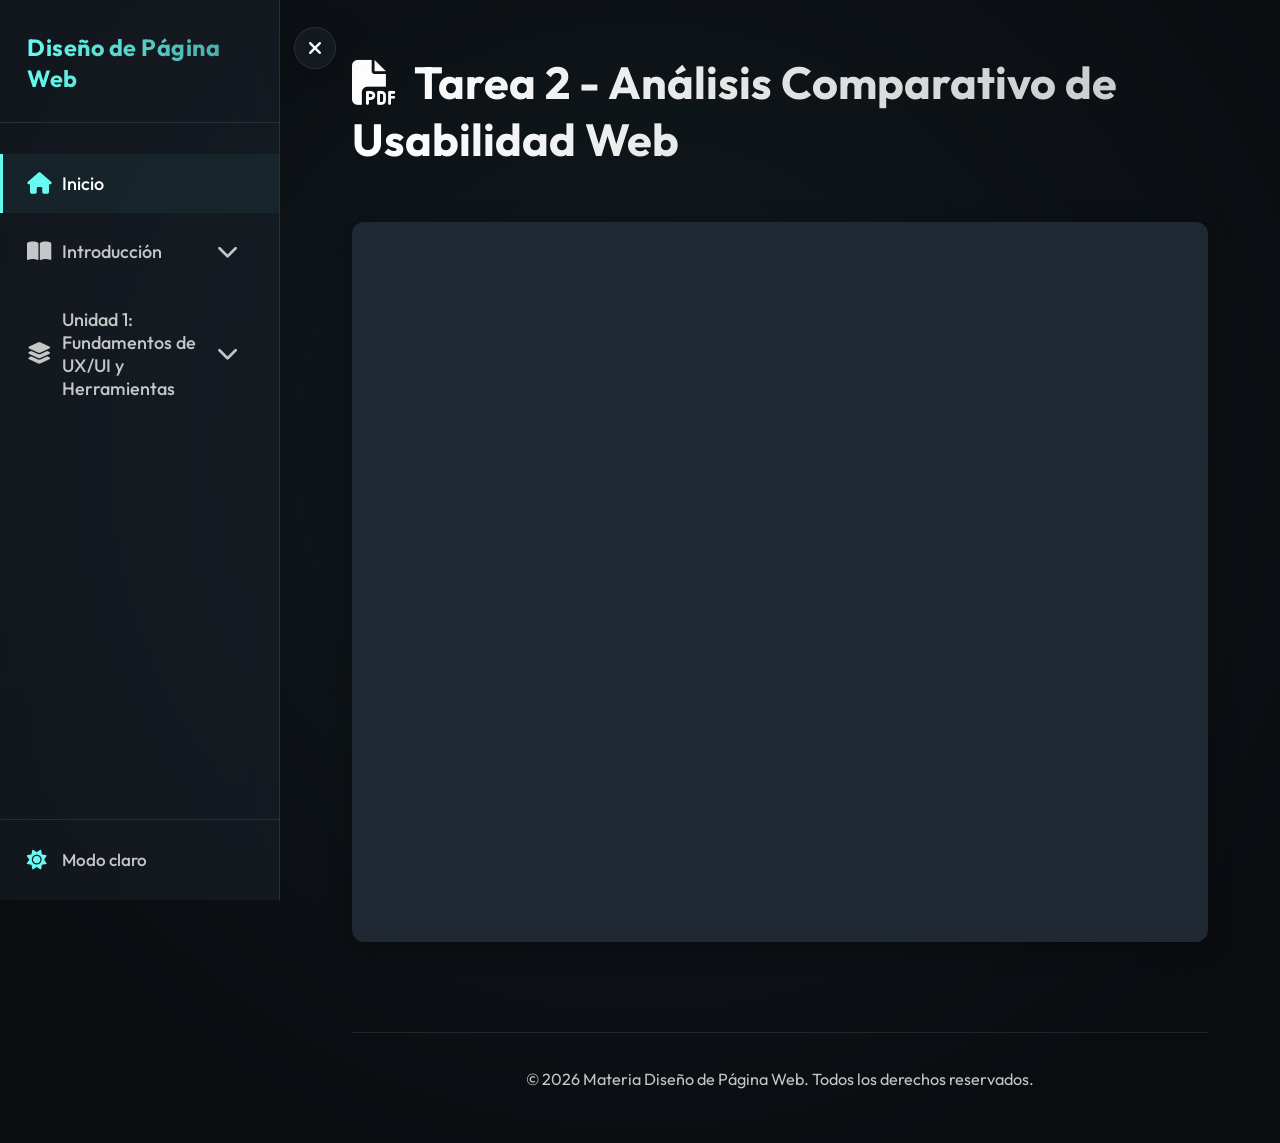
<file: Unidad1/Tarea 2/index.html>
<!DOCTYPE html>
<html lang="es" data-theme="dark">
<head>
    <meta charset="UTF-8">
    <meta name="viewport" content="width=device-width, initial-scale=1.0">
    <title>Tarea 1 | Unidad 1 | Diseño de Página Web</title>

    <link rel="stylesheet" href="https://cdnjs.cloudflare.com/ajax/libs/font-awesome/6.4.0/css/all.min.css">

    <link rel="stylesheet" href="../../css/styles.css">
</head>
<body>

    <button class="menu-toggle" id="menu-toggle" aria-label="Abrir o cerrar menú lateral">
        <i class="fa-solid fa-bars"></i>
    </button>

    <div class="app-container">

        <aside class="sidebar" id="sidebar"></aside>

        <main class="main-content">

            <div class="page-header">
                <h1 class="page-title">
                    <i class="fa-solid fa-file-pdf" style="margin-right: 0.5rem;"></i>
                    Tarea 2 - Análisis Comparativo de Usabilidad Web
                </h1>
            </div>

            <div class="pdf-embed-container">
                <iframe
                    src="Tarea 2 - Análisis Comparativo de Usabilidad Web.pdf"
                    title="Tarea 2 - Análisis Comparativo de Usabilidad Web">
                </iframe>
            </div>

            <footer></footer>
        </main>
    </div>

    <script src="../../js/components.js"></script>
    <script src="../../js/script.js"></script>
</body>
</html>
</file>
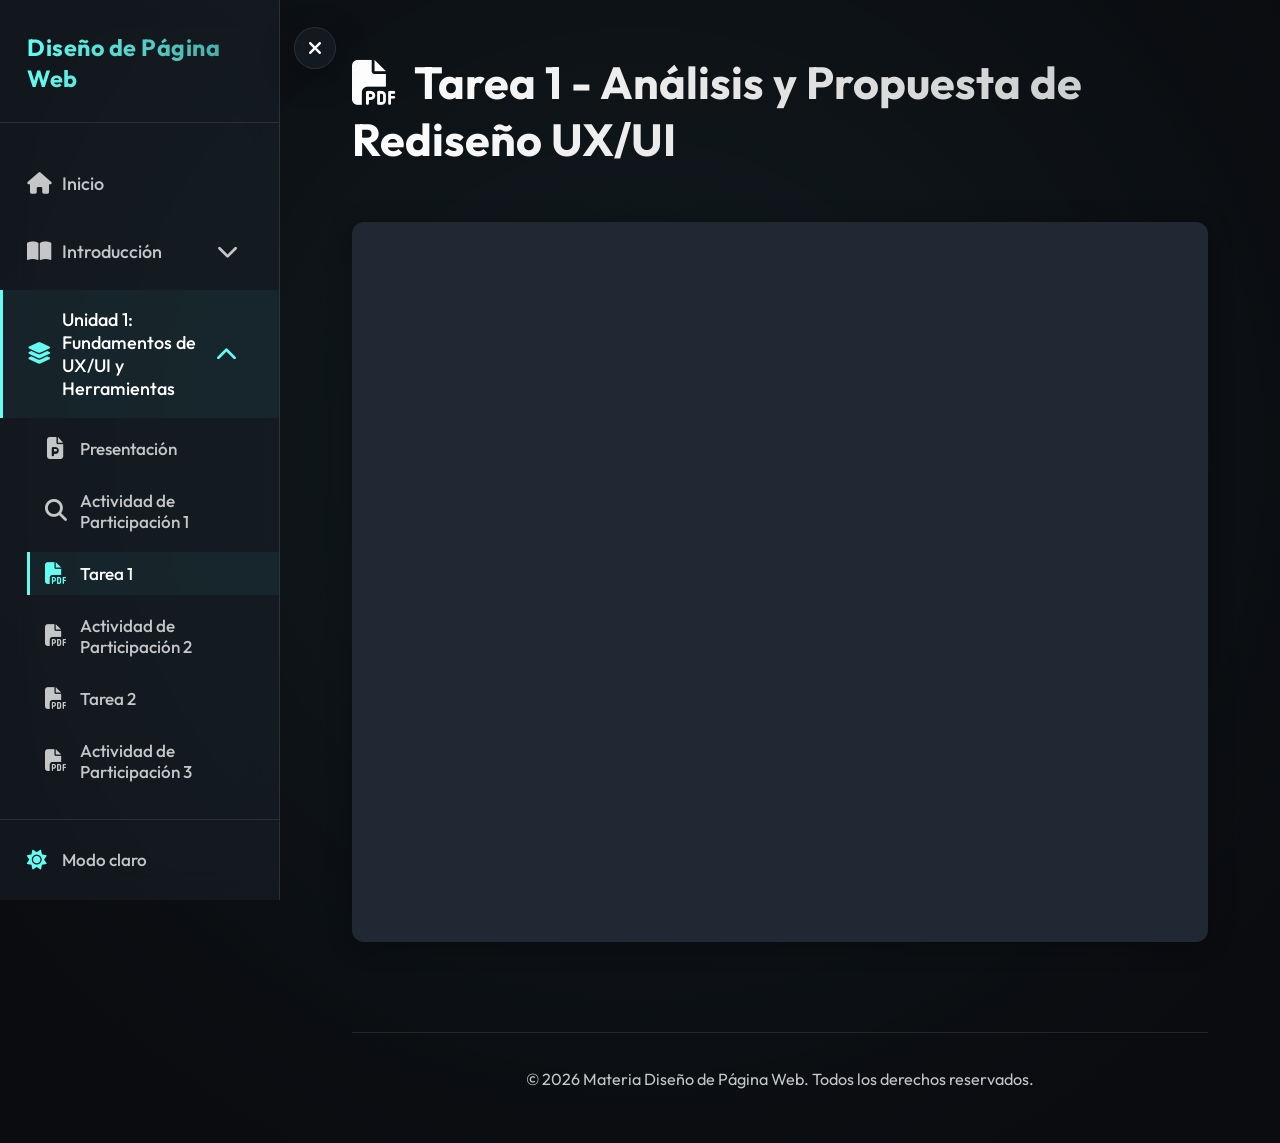
<file: Unidad1/Tarea1/index.html>
<!DOCTYPE html>
<html lang="es" data-theme="dark">
<head>
    <meta charset="UTF-8">
    <meta name="viewport" content="width=device-width, initial-scale=1.0">
    <title>Tarea 1 | Unidad 1 | Diseño de Página Web</title>

    <link rel="stylesheet" href="https://cdnjs.cloudflare.com/ajax/libs/font-awesome/6.4.0/css/all.min.css">

    <link rel="stylesheet" href="../../css/styles.css">
</head>
<body>

    <button class="menu-toggle" id="menu-toggle" aria-label="Abrir o cerrar menú lateral">
        <i class="fa-solid fa-bars"></i>
    </button>

    <div class="app-container">

        <aside class="sidebar" id="sidebar"></aside>

        <main class="main-content">

            <div class="page-header">
                <h1 class="page-title">
                    <i class="fa-solid fa-file-pdf" style="margin-right: 0.5rem;"></i>
                    Tarea 1 - Análisis y Propuesta de Rediseño UX/UI
                </h1>
            </div>

            <div class="pdf-embed-container">
                <iframe
                    src="Tarea 1 - Análisis y Propuesta de Rediseño UX_UI.pdf"
                    title="Tarea 1 - Análisis y Propuesta de Rediseño UX/UI">
                </iframe>
            </div>

            <footer></footer>
        </main>
    </div>

    <script src="../../js/components.js"></script>
    <script src="../../js/script.js"></script>
</body>
</html>
</file>
<file: css/styles.css>
@import url('https://fonts.googleapis.com/css2?family=Outfit:wght@300;400;500;600;700&display=swap');

:root {
    --bg-main: #0B0C10;
    --bg-secondary: #1F2833;
    --bg-alt: #161b22;
    --accent-primary: #66FCF1;
    --accent-secondary: #45A29E;
    --text-primary: #FFFFFF;
    --text-secondary: #C5C6C7;
    --primary-color: #66FCF1;

    
    --glass-bg: rgba(31, 40, 51, 0.4);
    --glass-border: rgba(255, 255, 255, 0.1);
    --glass-shadow: 0 8px 32px 0 rgba(0, 0, 0, 0.37);

    
    --sidebar-width: 280px;
    --transition-speed: 0.3s;
}

[data-theme="light"] {
    --bg-main: #f0f4f8;
    --bg-secondary: #e2e8f0;
    --bg-alt: #ffffff;
    --accent-primary: #0d9488;
    --accent-secondary: #0f766e;
    --text-primary: #0f172a;
    --text-secondary: #475569;
    --primary-color: #0d9488;
    --glass-bg: rgba(255, 255, 255, 0.75);
    --glass-border: rgba(0, 0, 0, 0.08);
    --glass-shadow: 0 8px 32px 0 rgba(0, 0, 0, 0.1);
}

html {
    font-size: 18px;
}

* {
    margin: 0;
    padding: 0;
    box-sizing: border-box;
    font-family: 'Outfit', sans-serif;
}

body {
    background-color: var(--bg-main);
    color: var(--text-primary);
    display: flex;
    min-height: 100vh;
    overflow-x: hidden;
    position: relative;
    transition: background-color var(--transition-speed) ease, color var(--transition-speed) ease;
}

body::before {
    content: '';
    position: fixed;
    top: -50%;
    left: -50%;
    width: 200%;
    height: 200%;
    background: radial-gradient(circle at 50% 50%, rgba(69, 162, 158, 0.1) 0%, rgba(11, 12, 16, 1) 50%);
    z-index: -1;
}

[data-theme="light"] body::before {
    background: radial-gradient(circle at 50% 50%, rgba(13, 148, 136, 0.07) 0%, #f0f4f8 60%);
}

.app-container {
    display: flex;
    width: 100%;
}

.sidebar {
    width: var(--sidebar-width);
    background: var(--glass-bg);
    backdrop-filter: blur(16px);
    -webkit-backdrop-filter: blur(16px);
    border-right: 1px solid var(--glass-border);
    height: 100vh;
    position: fixed;
    top: 0;
    left: 0;
    display: flex;
    flex-direction: column;
    transition: transform var(--transition-speed) ease,
                background-color var(--transition-speed) ease;
    z-index: 100;
}

body.sidebar-collapsed .sidebar {
    transform: translateX(-100%);
}

.sidebar-header {
    padding: 1.75rem 1.5rem 1.5rem;
    border-bottom: 1px solid var(--glass-border);
    display: flex;
    align-items: center;
    justify-content: space-between;
}

.sidebar-brand h2 {
    font-size: 1.3rem;
    font-weight: 700;
    background: linear-gradient(90deg, var(--accent-primary), var(--accent-secondary));
    -webkit-background-clip: text;
    -webkit-text-fill-color: transparent;
    line-height: 1.35;
    letter-spacing: 0.5px;
}

.sidebar-nav {
    padding: 1.75rem 0;
    flex: 1;
    overflow-y: auto;
}

.sidebar-bottom {
    padding: 0.75rem 0;
    border-top: 1px solid var(--glass-border);
}

.theme-toggle-btn {
    display: flex;
    align-items: center;
    width: 100%;
    padding: 0.9rem 1.5rem;
    background: transparent;
    border: none;
    color: var(--text-secondary);
    cursor: pointer;
    font-size: 0.95rem;
    font-weight: 500;
    font-family: 'Outfit', sans-serif;
    transition: all var(--transition-speed) ease;
    text-align: left;
    gap: 15px;
}

.theme-toggle-btn i {
    font-size: 1.1rem;
    width: 20px;
    text-align: center;
    color: var(--accent-primary);
    flex-shrink: 0;
    transition: transform 0.4s ease;
}

.theme-toggle-btn:hover {
    color: var(--text-primary);
    background: rgba(102, 252, 241, 0.05);
}

.theme-toggle-btn:hover i {
    transform: rotate(20deg);
}

.nav-item {
    list-style: none;
    margin-bottom: 0.5rem;
}

.nav-link {
    display: flex;
    align-items: center;
    padding: 1rem 1.5rem;
    color: var(--text-secondary);
    text-decoration: none;
    font-weight: 500;
    transition: all var(--transition-speed) ease;
    position: relative;
}

.nav-link i {
    margin-right: 15px;
    font-size: 1.2rem;
    width: 20px;
    text-align: center;
    transition: color var(--transition-speed);
    flex-shrink: 0;
}

.nav-link:hover,
.nav-link.active {
    color: var(--text-primary);
    background: rgba(102, 252, 241, 0.05);
}

.nav-link:hover i,
.nav-link.active i {
    color: var(--accent-primary);
}

.nav-link::before {
    content: '';
    position: absolute;
    left: 0;
    top: 0;
    height: 100%;
    width: 3px;
    background: var(--accent-primary);
    transform: scaleY(0);
    transition: transform var(--transition-speed) ease;
    transform-origin: center;
}

.nav-link:hover::before,
.nav-link.active::before {
    transform: scaleY(1);
}

.menu-toggle {
    display: flex;
    position: fixed;
    top: 1.5rem;
    left: calc(var(--sidebar-width) + 0.75rem);
    z-index: 200;
    background: var(--glass-bg);
    backdrop-filter: blur(8px);
    -webkit-backdrop-filter: blur(8px);
    border: 1px solid var(--glass-border);
    color: var(--text-primary);
    width: 42px;
    height: 42px;
    border-radius: 50%;
    cursor: pointer;
    align-items: center;
    justify-content: center;
    font-size: 1.1rem;
    box-shadow: var(--glass-shadow);
    transition: left var(--transition-speed) ease,
                background-color var(--transition-speed) ease,
                border-color var(--transition-speed) ease;
}

.menu-toggle:hover {
    background: rgba(102, 252, 241, 0.1);
    border-color: rgba(102, 252, 241, 0.35);
    color: var(--accent-primary);
}

body.sidebar-collapsed .menu-toggle {
    left: 0.75rem;
}

.main-content {
    margin-left: var(--sidebar-width);
    flex: 1;
    padding: 3rem 4rem;
    max-width: calc(100vw - var(--sidebar-width));
    min-height: 100vh;
    transition: margin-left var(--transition-speed) ease,
                max-width var(--transition-speed) ease,
                padding var(--transition-speed) ease;
}

body.sidebar-collapsed .main-content {
    margin-left: 0;
    max-width: 100vw;
    padding-left: 5rem;
}

.hero-section {
    background: var(--glass-bg);
    backdrop-filter: blur(12px);
    -webkit-backdrop-filter: blur(12px);
    border: 1px solid var(--glass-border);
    border-radius: 20px;
    padding: 4rem;
    margin-bottom: 3rem;
    box-shadow: var(--glass-shadow);
    position: relative;
    overflow: hidden;
}

.hero-section::after {
    content: '';
    position: absolute;
    top: 0;
    right: 0;
    width: 300px;
    height: 300px;
    background: var(--accent-primary);
    filter: blur(150px);
    opacity: 0.12;
    border-radius: 50%;
    pointer-events: none;
}

.hero-tag {
    display: inline-block;
    padding: 0.5rem 1rem;
    background: rgba(102, 252, 241, 0.1);
    color: var(--accent-primary);
    border-radius: 30px;
    font-size: 0.9rem;
    font-weight: 600;
    letter-spacing: 1px;
    margin-bottom: 1.5rem;
    border: 1px solid rgba(102, 252, 241, 0.2);
}

.hero-title {
    font-size: 3.5rem;
    font-weight: 700;
    line-height: 1.2;
    margin-bottom: 1.5rem;
}

.hero-title span {
    color: var(--accent-primary);
}

.hero-desc {
    font-size: 1.2rem;
    color: var(--text-secondary);
    max-width: 680px;
    line-height: 1.7;
    text-align: justify;
}

.features-grid {
    display: grid;
    grid-template-columns: repeat(auto-fit, minmax(250px, 1fr));
    gap: 2rem;
    margin-bottom: 4rem;
}

.feature-card {
    background: var(--glass-bg);
    border: 1px solid var(--glass-border);
    border-radius: 16px;
    padding: 2rem;
    transition: transform 0.3s ease, box-shadow 0.3s ease,
                background-color var(--transition-speed) ease;
    display: flex;
    flex-direction: column;
    align-items: flex-start;
}

.feature-card:hover {
    transform: translateY(-5px);
    box-shadow: 0 10px 30px rgba(102, 252, 241, 0.1);
    border-color: rgba(102, 252, 241, 0.3);
}

.feature-icon {
    width: 50px;
    height: 50px;
    background: rgba(102, 252, 241, 0.1);
    color: var(--accent-primary);
    border-radius: 12px;
    display: flex;
    align-items: center;
    justify-content: center;
    font-size: 1.5rem;
    margin-bottom: 1.5rem;
    flex-shrink: 0;
}

.feature-card h3 {
    font-size: 1.3rem;
    margin-bottom: 1rem;
    color: var(--text-primary);
}

.feature-card p {
    color: var(--text-secondary);
    line-height: 1.65;
    font-size: 1rem;
    text-align: justify;
}

.section-title {
    font-size: 2rem;
    margin-bottom: 2rem;
    position: relative;
    padding-bottom: 0.5rem;
    display: inline-block;
}

.section-title::after {
    content: '';
    position: absolute;
    bottom: 0;
    left: 0;
    width: 60px;
    height: 4px;
    background: var(--accent-primary);
    border-radius: 2px;
}

.section-subtitle {
    font-size: 1.25rem;
    font-weight: 600;
    color: var(--accent-primary);
    margin-bottom: 1rem;
    margin-top: 0.5rem;
    text-transform: uppercase;
    letter-spacing: 0.05em;
}

.table-container {
    background: var(--glass-bg);
    border: 1px solid var(--glass-border);
    border-radius: 16px;
    padding: 1.5rem;
    overflow-x: auto;
    box-shadow: var(--glass-shadow);
}

.eval-table {
    width: 100%;
    border-collapse: separate;
    border-spacing: 0;
    text-align: left;
}

.eval-table th {
    background: rgba(31, 40, 51, 0.8);
    color: var(--accent-primary);
    font-weight: 600;
    padding: 1.2rem;
    text-transform: uppercase;
    font-size: 0.9rem;
    letter-spacing: 1px;
}

[data-theme="light"] .eval-table th {
    background: rgba(226, 232, 240, 0.9);
}

.eval-table th:first-child {
    border-top-left-radius: 12px;
}

.eval-table th:last-child {
    border-top-right-radius: 12px;
}

.eval-table td {
    padding: 1.2rem;
    border-bottom: 1px solid var(--glass-border);
    color: var(--text-secondary);
    font-size: 1rem;
    line-height: 1.6;
    text-align: justify;
}

.eval-table tr:last-child td {
    border-bottom: none;
}

.eval-table tr:hover td {
    background: rgba(255, 255, 255, 0.02);
    color: var(--text-primary);
}

.criterion-name {
    font-weight: 600;
    color: var(--text-primary);
    text-align: left !important;
    white-space: nowrap;
}

.weight-badge {
    display: inline-block;
    padding: 0.4rem 0.8rem;
    background: rgba(102, 252, 241, 0.15);
    color: var(--accent-primary);
    border-radius: 20px;
    font-weight: 700;
    font-size: 0.9rem;
    border: 1px solid rgba(102, 252, 241, 0.3);
    white-space: nowrap;
}

.page-header {
    margin-bottom: 3rem;
}

.page-title {
    font-size: 2.5rem;
    font-weight: 700;
    margin-bottom: 1rem;
    background: linear-gradient(90deg, #fff, var(--text-secondary));
    -webkit-background-clip: text;
    -webkit-text-fill-color: transparent;
}

[data-theme="light"] .page-title {
    background: linear-gradient(90deg, #0f172a, #475569);
    -webkit-background-clip: text;
    -webkit-text-fill-color: transparent;
}

.page-desc {
    color: var(--text-secondary);
    font-size: 1.1rem;
    max-width: 700px;
    line-height: 1.7;
    text-align: justify;
}

.info-card {
    background: var(--glass-bg);
    border: 1px solid var(--glass-border);
    border-radius: 16px;
    padding: 2rem;
    margin-bottom: 2rem;
    transition: box-shadow 0.3s ease, border-color 0.3s ease;
}

.info-card:hover {
    box-shadow: 0 8px 30px rgba(102, 252, 241, 0.08);
    border-color: rgba(102, 252, 241, 0.25);
}

.info-card-header {
    display: flex;
    align-items: center;
    gap: 1.25rem;
    margin-bottom: 1.25rem;
    padding-bottom: 1.25rem;
    border-bottom: 1px solid var(--glass-border);
}

.info-card-header h2 {
    font-size: 1.4rem;
    font-weight: 700;
    color: var(--text-primary);
}

.info-card p {
    color: var(--text-secondary);
    line-height: 1.7;
    margin-bottom: 1.25rem;
    text-align: justify;
}

.code-display {
    display: flex;
    align-items: center;
    gap: 1rem;
    background: rgba(102, 252, 241, 0.04);
    border: 1.5px dashed rgba(102, 252, 241, 0.35);
    border-radius: 12px;
    padding: 1.25rem 1.5rem;
    flex-wrap: wrap;
}

.code-label {
    font-size: 0.78rem;
    color: var(--accent-secondary);
    text-transform: uppercase;
    letter-spacing: 1px;
    font-weight: 600;
    white-space: nowrap;
}

.code-value {
    font-size: 2rem;
    font-weight: 800;
    letter-spacing: 6px;
    color: var(--accent-primary);
    flex: 1;
    text-align: center;
}

.repo-actions {
    display: flex;
    align-items: center;
    flex-wrap: wrap;
    gap: 1rem;
    margin-top: 0.25rem;
}

.repo-link {
    font-size: 0.9rem;
    color: var(--text-secondary);
    word-break: break-all;
    flex: 1;
}

.btn-primary {
    display: inline-flex;
    align-items: center;
    gap: 0.5rem;
    padding: 0.75rem 1.5rem;
    background: rgba(102, 252, 241, 0.1);
    color: var(--accent-primary);
    border: 1px solid rgba(102, 252, 241, 0.3);
    border-radius: 10px;
    cursor: pointer;
    font-size: 0.95rem;
    font-weight: 600;
    font-family: 'Outfit', sans-serif;
    text-decoration: none;
    transition: all var(--transition-speed) ease;
    white-space: nowrap;
}

.btn-primary:hover {
    background: rgba(102, 252, 241, 0.18);
    border-color: var(--accent-primary);
    transform: translateY(-2px);
    box-shadow: 0 4px 15px rgba(102, 252, 241, 0.15);
}

.modal {
    display: none;
    position: fixed;
    z-index: 1000;
    left: 0;
    top: 0;
    width: 100%;
    height: 100%;
    overflow: auto;
    background-color: rgba(0, 0, 0, 0.75);
    backdrop-filter: blur(4px);
}

.modal-content {
    background: var(--bg-secondary);
    border: 1px solid var(--glass-border);
    margin: 10% auto;
    padding: 2rem;
    width: 90%;
    max-width: 420px;
    border-radius: 16px;
    text-align: center;
    position: relative;
    box-shadow: 0 20px 60px rgba(0, 0, 0, 0.5);
}

.close-modal {
    position: absolute;
    top: 1rem;
    right: 1.25rem;
    font-size: 1.5rem;
    font-weight: bold;
    cursor: pointer;
    color: var(--text-secondary);
    line-height: 1;
    transition: color var(--transition-speed);
}

.close-modal:hover {
    color: var(--text-primary);
}

footer {
    margin-top: 5rem;
    padding-top: 2rem;
    border-top: 1px solid var(--glass-border);
    text-align: center;
    color: var(--text-secondary);
    font-size: 0.9rem;
}

@media (max-width: 1024px) {
    .main-content {
        padding: 2.5rem;
    }

    .hero-title {
        font-size: 2.8rem;
    }
}

@media (max-width: 768px) {
    
    .sidebar {
        transform: translateX(-100%);
    }

    .sidebar.open {
        transform: translateX(0);
    }

    
    body.sidebar-collapsed .sidebar {
        transform: translateX(-100%);
    }

    
    .menu-toggle {
        left: 1.25rem !important;
        top: 1.25rem;
    }

    
    .main-content {
        margin-left: 0 !important;
        max-width: 100vw !important;
        padding: 5rem 1.5rem 2rem 1.5rem !important;
    }

    .hero-section {
        padding: 2.5rem 1.5rem;
    }

    .hero-title {
        font-size: 2.2rem;
    }

    .eval-table th,
    .eval-table td {
        padding: 1rem 0.5rem;
    }

    .eval-table {
        display: block;
    }

    .eval-table thead {
        display: none;
    }

    .eval-table tbody,
    .eval-table tr,
    .eval-table td {
        display: block;
        width: 100%;
    }

    .eval-table tr {
        margin-bottom: 1.5rem;
        background: rgba(255, 255, 255, 0.02);
        border: 1px solid var(--glass-border);
        border-radius: 12px;
        padding: 1rem;
    }

    .eval-table td {
        border-bottom: none;
        padding: 0.5rem 0;
        text-align: left;
    }

    .eval-table td::before {
        content: attr(data-label);
        font-weight: 600;
        color: var(--accent-primary);
        display: block;
        margin-bottom: 0.5rem;
        text-transform: uppercase;
        font-size: 0.8rem;
    }
}

.section-mb { margin-bottom: 3rem; }
.section-mt { margin-top: 2rem; }
.accent-text { color: var(--accent-primary); }
.danger-text { color: #ff8080; }
.text-em { color: var(--text-primary); }

.notes-content {
    background: var(--glass-bg);
    padding: 2rem;
    border-radius: 12px;
    border-left: 4px solid var(--accent-primary);
    backdrop-filter: blur(8px);
}
.notes-content p {
    font-size: 1.05rem;
    line-height: 1.7;
    margin-bottom: 1.25rem;
    text-align: justify;
}
.notes-content p:last-child { margin-bottom: 0; }

.glass-panel {
    background: var(--glass-bg);
    border: 1px solid var(--glass-border);
    border-radius: 16px;
    padding: 2rem;
}
.glass-panel--accent { border-left: 4px solid var(--accent-primary); }
.glass-panel--paired { height: calc(100% - 3.5rem); }

.body-text {
    color: var(--text-secondary);
    line-height: 1.8;
    font-size: 1.05rem;
}
.intro-text {
    color: var(--text-secondary);
    margin-bottom: 1.5rem;
    line-height: 1.6;
}
.intro-text--sm {
    color: var(--text-secondary);
    margin-bottom: 1.5rem;
    font-size: 1rem;
}

.card-list {
    list-style: none;
    padding: 0;
    display: flex;
    flex-direction: column;
    gap: 0.5rem;
}
.card-list--mt { margin-top: 0.75rem; }
.card-list__item {
    display: flex;
    align-items: flex-start;
    gap: 0.6rem;
    color: var(--text-secondary);
    font-size: 1rem;
}
.card-list__item--center { align-items: center; }
.card-list__dot {
    color: var(--accent-primary);
    font-size: 0.55rem;
    flex-shrink: 0;
}
.card-list__dot--top {
    color: var(--accent-primary);
    font-size: 0.5rem;
    margin-top: 5px;
    flex-shrink: 0;
}
.card-list__dot--secondary { color: var(--accent-secondary); }
.card-subtitle {
    color: var(--text-secondary);
    font-size: 1rem;
    margin: 0.4rem 0 0.75rem;
}
.card-subtitle--italic { font-style: italic; }
.card-intro {
    color: var(--text-secondary);
    margin: 0.75rem 0;
    font-size: 1rem;
}

.check-item {
    display: flex;
    align-items: center;
    gap: 0.75rem;
    padding: 0.85rem 1rem;
    background: rgba(102, 252, 241, 0.05);
    border: 1px solid rgba(102, 252, 241, 0.12);
    border-radius: 10px;
    height: 100%;
}
.check-item--top { align-items: flex-start; }
.check-item__icon { color: var(--accent-primary); flex-shrink: 0; }
.check-item__icon--top { margin-top: 2px; }
.check-item__text { color: var(--text-secondary); font-size: 1rem; }
.check-item__text code { color: var(--accent-primary); }

.warning-panel {
    background: rgba(255, 200, 60, 0.06);
    border: 1px solid rgba(255, 200, 60, 0.25);
    border-left: 4px solid #ffc83c;
    border-radius: 16px;
    padding: 1.75rem 2rem;
}
.warning-panel__title {
    color: var(--text-primary);
    font-weight: 600;
    font-size: 1.05rem;
    margin-bottom: 0.75rem;
}
.warning-panel__icon { color: #ffc83c; margin-right: 0.6rem; }
.warning-list {
    list-style: none;
    padding: 0;
    margin: 0;
    display: flex;
    flex-direction: column;
    gap: 0.5rem;
}
.warning-list__item {
    display: flex;
    align-items: center;
    gap: 0.75rem;
    color: var(--text-secondary);
    font-size: 1rem;
}
.warning-list__bullet { color: #ffc83c; font-size: 0.5rem; flex-shrink: 0; }

.tag-pill {
    display: inline-block;
    padding: 0.35rem 0.9rem;
    background: rgba(102, 252, 241, 0.08);
    border: 1px solid rgba(102, 252, 241, 0.2);
    border-radius: 20px;
    color: var(--accent-primary);
    font-size: 0.88rem;
}

.forbidden-notice {
    display: flex;
    align-items: center;
    gap: 0.75rem;
    padding: 0.75rem 1rem;
    background: rgba(255, 80, 80, 0.06);
    border: 1px solid rgba(255, 80, 80, 0.18);
    border-radius: 10px;
}
.forbidden-notice__icon { color: #ff8080; flex-shrink: 0; }
.forbidden-notice__text { color: var(--text-secondary); font-size: 1rem; }

.req-card {
    background: var(--glass-bg);
    border: 1px solid var(--glass-border);
    border-radius: 16px;
    padding: 1.5rem;
    height: 100%;
}
.req-card__title {
    color: var(--accent-primary);
    font-weight: 600;
    margin-bottom: 1rem;
    font-size: 0.9rem;
    text-transform: uppercase;
    letter-spacing: 0.5px;
}
.req-card__icon { margin-right: 0.5rem; }
.req-list {
    list-style: none;
    padding: 0;
    display: flex;
    flex-direction: column;
    gap: 0.6rem;
}
.req-list__item {
    display: flex;
    align-items: center;
    gap: 0.6rem;
    color: var(--text-secondary);
    font-size: 1rem;
}
.req-list__icon { color: var(--accent-primary); flex-shrink: 0; }

.title-badge {
    font-size: 0.8rem;
    font-weight: 500;
    color: var(--accent-secondary);
    margin-left: 0.4rem;
}

.option-list {
    display: flex;
    flex-direction: column;
    gap: 0.75rem;
    margin-bottom: 1.5rem;
}
.option-item {
    display: flex;
    align-items: center;
    gap: 0.75rem;
    padding: 0.75rem 1rem;
    background: rgba(102, 252, 241, 0.05);
    border: 1px solid rgba(102, 252, 241, 0.15);
    border-radius: 10px;
}
.option-item__icon {
    color: var(--accent-primary);
    font-size: 1.1rem;
    width: 18px;
}
.option-item__label { color: var(--text-primary); font-weight: 500; }

.alert-danger {
    padding: 0.75rem 1rem;
    background: rgba(255, 80, 80, 0.07);
    border: 1px solid rgba(255, 80, 80, 0.2);
    border-radius: 10px;
}
.alert-danger p { color: #ff8080; font-size: 1rem; font-weight: 500; margin: 0; }
.alert-danger i { margin-right: 0.5rem; }

.repo-list {
    list-style: none;
    padding: 0;
    display: flex;
    flex-direction: column;
    gap: 0.85rem;
}
.repo-list__item {
    display: flex;
    align-items: flex-start;
    gap: 0.75rem;
    color: var(--text-secondary);
    font-size: 1rem;
}
.repo-list__icon { color: var(--accent-primary); margin-top: 3px; flex-shrink: 0; }

.hero-tag--inline {
    font-size: 0.7rem;
    padding: 0.2rem 0.65rem;
    margin-left: 0.4rem;
    vertical-align: middle;
}
.hero-tag--secondary {
    background: rgba(69, 162, 158, 0.15);
    border-color: rgba(69, 162, 158, 0.3);
    color: var(--accent-secondary);
}

.eval-table__total { border-top: 2px solid var(--accent-primary) !important; }
.eval-table__total-label { color: var(--accent-primary); }
.weight-badge--highlight { background: rgba(102, 252, 241, 0.25); }

.danger-box {
    background: rgba(255, 80, 80, 0.05);
    border: 1px solid rgba(255, 80, 80, 0.2);
    border-radius: 16px;
    padding: 2rem;
}
.danger-box__intro { color: var(--text-secondary); margin-bottom: 1.5rem; font-size: 1rem; }
.danger-item {
    display: flex;
    align-items: center;
    gap: 0.75rem;
    padding: 0.85rem 1rem;
    background: rgba(255, 80, 80, 0.05);
    border: 1px solid rgba(255, 80, 80, 0.15);
    border-radius: 10px;
}
.danger-item__icon { color: #ff8080; flex-shrink: 0; }
.danger-item__text { color: var(--text-secondary); }

.modal-content h2 { margin-bottom: 1.25rem; color: var(--text-primary); }
.modal-qr {
    max-width: 100%;
    border-radius: 10px;
    border: 4px solid var(--accent-primary);
    background: white;
}
.modal-url {
    margin-top: 1rem;
    word-break: break-all;
    font-size: 0.88rem;
    color: var(--text-secondary);
}

.info-card-header .feature-icon { margin-bottom: 0; flex-shrink: 0; }
.repo-link i { color: var(--accent-secondary); margin-right: 0.4rem; }

.pdf-embed-container {
    width: 100%;
    border-radius: 12px;
    overflow: hidden;
    box-shadow: 0 4px 24px rgba(0,0,0,0.3);
    background: var(--bg-secondary);
    margin-top: 1.5rem;
}
.pdf-embed-container iframe {
    width: 100%;
    height: 80vh;
    border: none;
    display: block;
}
</file>
